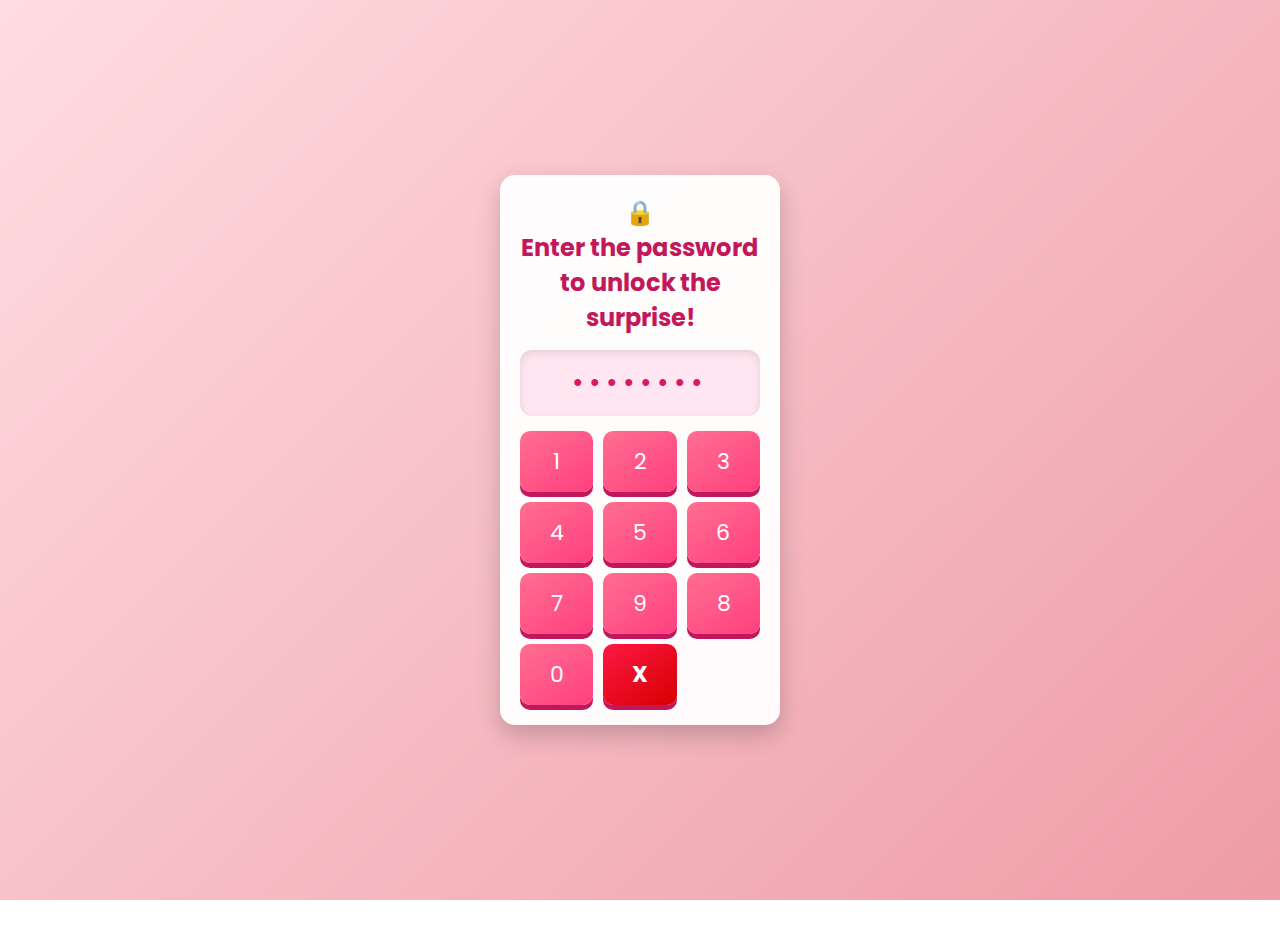
<file: index.html>
<!DOCTYPE html>
<html lang="en">
  <head>
    <meta charset="UTF-8" />
    <meta name="viewport" content="width=device-width, initial-scale=1.0" />
    <link rel="preconnect" href="https://fonts.googleapis.com">
    <link rel="preconnect" href="https://fonts.gstatic.com" crossorigin>
    <link href="https://fonts.googleapis.com/css2?family=Poppins:wght@300;400;500;600&display=swap" rel="stylesheet">
    <title>Mater Pulchrae</title>
    <link rel="stylesheet" href="index.css">
  </head>
  <body>
    <div class="container">
      <h2>
        🔒<br />
        Enter the password to unlock the surprise!
      </h2>
      <div class="input-display" id="inputDisplay">••••••••</div>
      <div class="keypad">
        <button class="key" onclick="enterDigit('1')">1</button>
        <button class="key" onclick="enterDigit('2')">2</button>
        <button class="key" onclick="enterDigit('3')">3</button>
        <button class="key" onclick="enterDigit('4')">4</button>
        <button class="key" onclick="enterDigit('5')">5</button>
        <button class="key" onclick="enterDigit('6')">6</button>
        <button class="key" onclick="enterDigit('7')">7</button>
        <button class="key" onclick="enterDigit('9')">9</button>
        <button class="key" onclick="enterDigit('8')">8</button>
        <button class="key" onclick="enterDigit('0')">0</button>
        <button class="key" onclick="clearInput()">X</button>
      </div>
    </div>
    <script src="index.js"></script>
  </body>
</html>
</file>
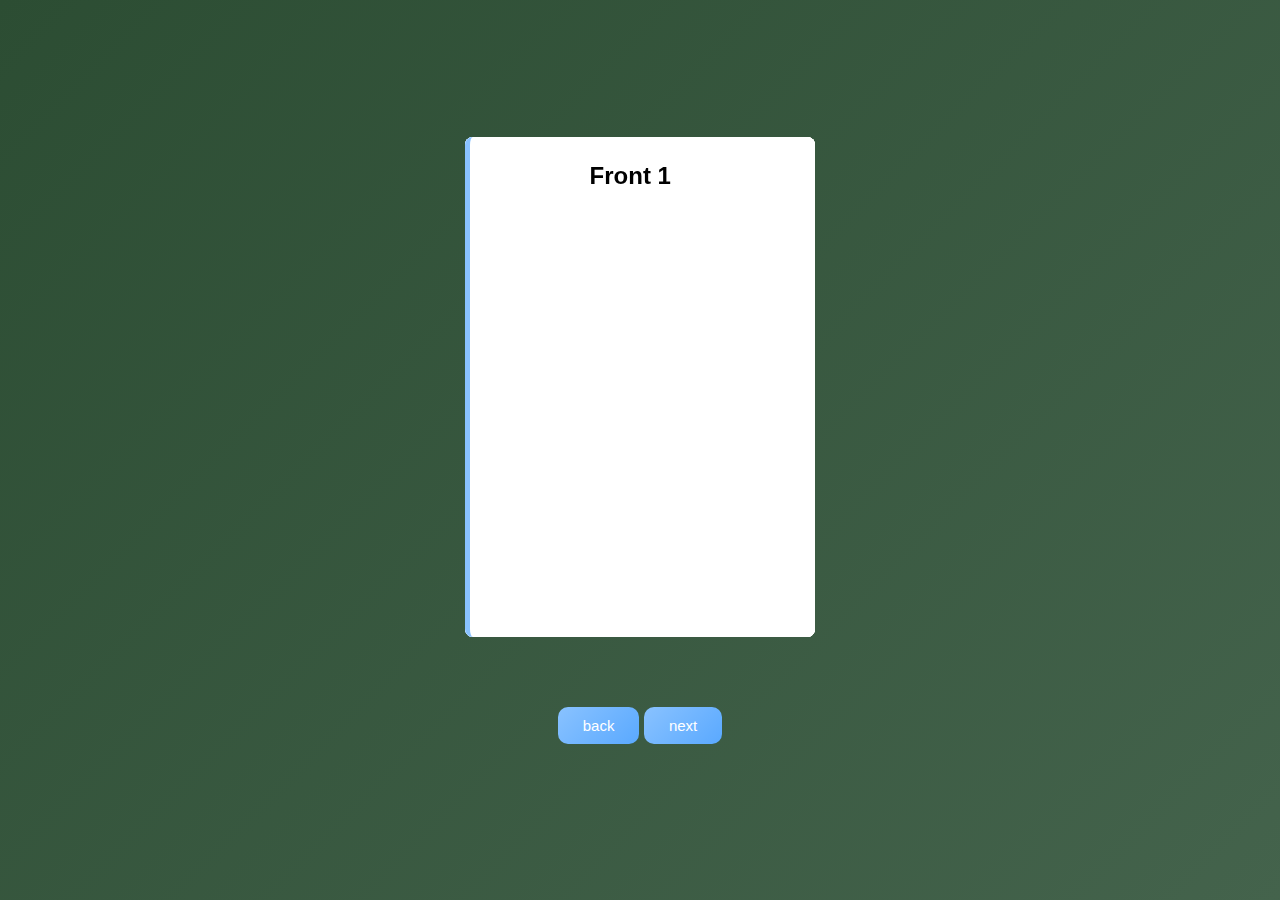
<file: Book/index.html>
<!DOCTYPE html>
<html lang="en">
<head>
    <meta charset="UTF-8">
    <meta http-equiv="X-UA-Compatible" content="IE=edge">
    <meta name="viewport" content="width=device-width, initial-scale=1.0">
    <title>Book</title>
    <link rel="stylesheet" href="bookStyle.css">

</head>
<body>

    <!-- 
    Dear spectator,
     
    If feel free to study this website, but if you plan to hack this site
    I'M SORRY, but you can't. If you do so a RAT plus Virus will currupt
    your potato laptop/pc ;>
      -->

<div class="wrapper">
    <div id="book" class="book">
        <!-- Paper 1 -->
        <div id="p1" class="paper">
            <div class="front">
                <div id="f1" class="front-content">
                    <h1>Front 1</h1>
                </div>
            </div>
            <div class="back">
                <div id="b1" class="back-content">
                    <h1>Back 1</h1>
                    <p>How's your mood today?</p>
                    <a href="#">Clicked Me</a>
                </div>
            </div>
        </div>
        <!-- Paper 2 -->
        <div id="p2" class="paper">
            <div class="front">
                <div id="f2" class="front-content">
                    <h1>Front 2</h1>
                </div>
            </div>
            <div class="back">
                <div id="b2" class="back-content">
                    <h1>Back 2</h1>
                </div>
            </div>
        </div>
        <!-- Paper 3 -->
        <div id="p3" class="paper">
            <div class="front">
                <div id="f3" class="front-content">
                    <h1>Front 3</h1>
                </div>
            </div>
            <div class="back">
                <div id="b3" class="back-content">
                    <h1>Back 3</h1>
                    <p>Previous Work</p>
                    <p>If you love to visit</p>
                    <a href="https://valentine-gift-to-miss-medrano.netlify.app">Valentine Gift</a>
                </div>
            </div>
        </div>
    </div>
</div>
<div class="ewan">
    <button id="prev-btn">
        back
    </button>

    <button id="next-btn">
        next
    </button>
</div>

    <script src="bookFunction.js" defer></script>
</body>
</html>
</file>
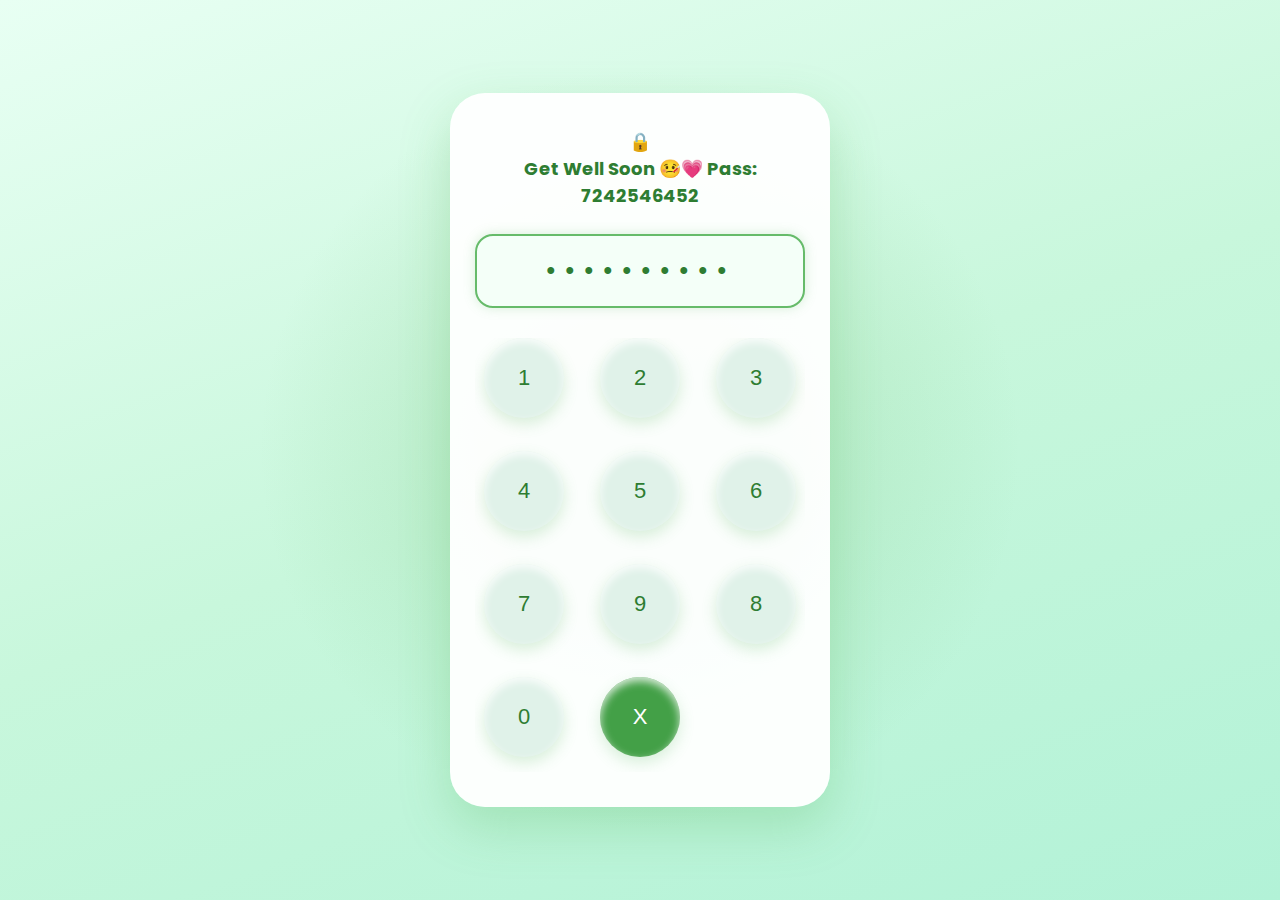
<file: Pagaling ka Website/index.html>
<!DOCTYPE html>
<html lang="en">
<head>
    <meta charset="UTF-8">
    <meta name="viewport" content="width=device-width, initial-scale=1.0">
    <title>Document</title>
    <link rel="stylesheet" href="style.css">
    <link href="https://fonts.googleapis.com/css2?family=Poppins:wght@400;600&display=swap" rel="stylesheet">
</head>
<body>
    <div class="container">
      <h2>
        🔒<br />
        Get Well Soon 🤒💗 Pass: 7242546452
      </h2>
      <div class="input-display" id="inputDisplay">••••••••••</div>
      <div class="keypad">
        <button class="key" onclick="enterDigit('1')">1</button>
        <button class="key" onclick="enterDigit('2')">2</button>
        <button class="key" onclick="enterDigit('3')">3</button>
        <button class="key" onclick="enterDigit('4')">4</button>
        <button class="key" onclick="enterDigit('5')">5</button>
        <button class="key" onclick="enterDigit('6')">6</button>
        <button class="key" onclick="enterDigit('7')">7</button>
        <button class="key" onclick="enterDigit('9')">9</button>
        <button class="key" onclick="enterDigit('8')">8</button>
        <button class="key" onclick="enterDigit('0')">0</button>
        <button class="key" onclick="clearInput()">X</button>
      </div>
    </div>

    <script src="script.js"></script>
</body>
</html>
</file>
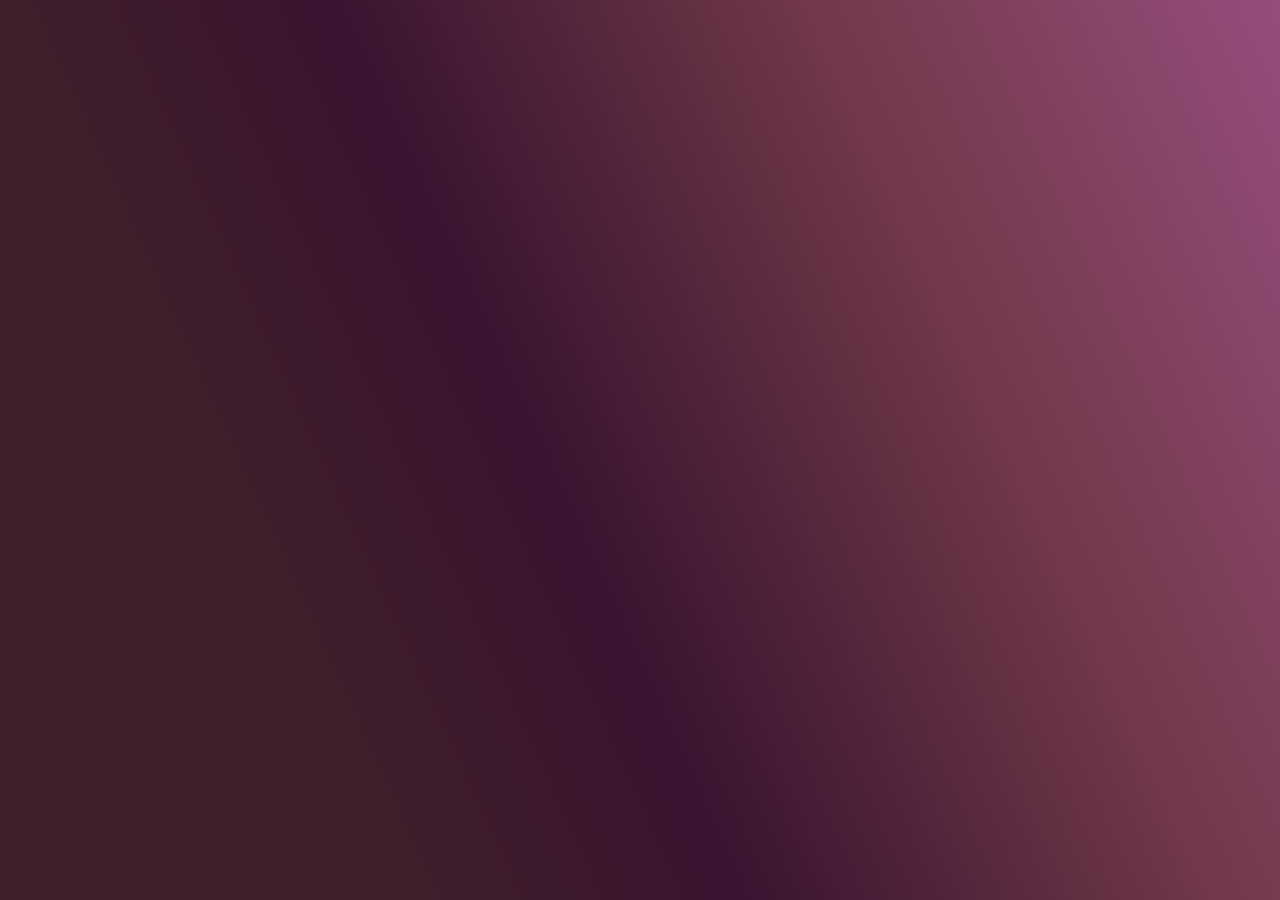
<file: main.html>
<!DOCTYPE html>
<html lang="en">
<head>
    <meta charset="UTF-8">
    <meta name="viewport" content="width=device-width, initial-scale=1.0">
    <title>Valentine Gift Website</title>

    <link rel="stylesheet" href="main.css">

    <link rel="preconnect" href="https://fonts.gstatic.com" crossorigin>
    <link href="https://fonts.googleapis.com/css2?family=Poppins:wght@300;400;600;700&family=Permanent+Marker&display=swap" rel="stylesheet">
</head>
<body>

    <!-- HERO SECTION -->
    <section class="hero">
        <!-- HEART BACKGROUND -->
        <div class="heart-bg"></div>

        <!-- HERO CONTENT -->
        <div class="heroes">
            <h5>Hi Cutie!</h5>
            <h4>Lorem, ipsum dolor.</h4>
            <h1>VALENTINE GIFT</h1>
            <p>
                Lorem ipsum, dolor sit amet consectetur adipisicing elit.
                Omnis quod necessitatibus repellendus modi dolorum ullam!
            </p>
        </div>
        <!-- CONTENT SECTIONS IN ONE ROW -->
         <!-- CONTENT SECTIONS IN 1 ROW -->
<div class="content-row">
    <div class="content game">
        <h1>💖 Games Section</h1>
        <p>Enjoy this fun little games!</p>
        <a href="Valentine Website/Valentine/VGLAE/Games/mainGame.html">Games</a>
    </div>

    <div class="content poetry">
        <h1>💌 Poetry Section</h1>
        <p>Read some romantic poems</p>
        <a href="Valentine Website/Valentine/valentine.html">Poetry</a>
    </div>

    <div class="content music">
        <h1>🎵 Music Section</h1>
        <p>Some Of Your Favorite Songs</p>
        <a href="Valentine Website/Valentine/VGLAE/Music/music.html">Music</a>
    </div>
</div>

    </section>


</body>
</html>
</file>
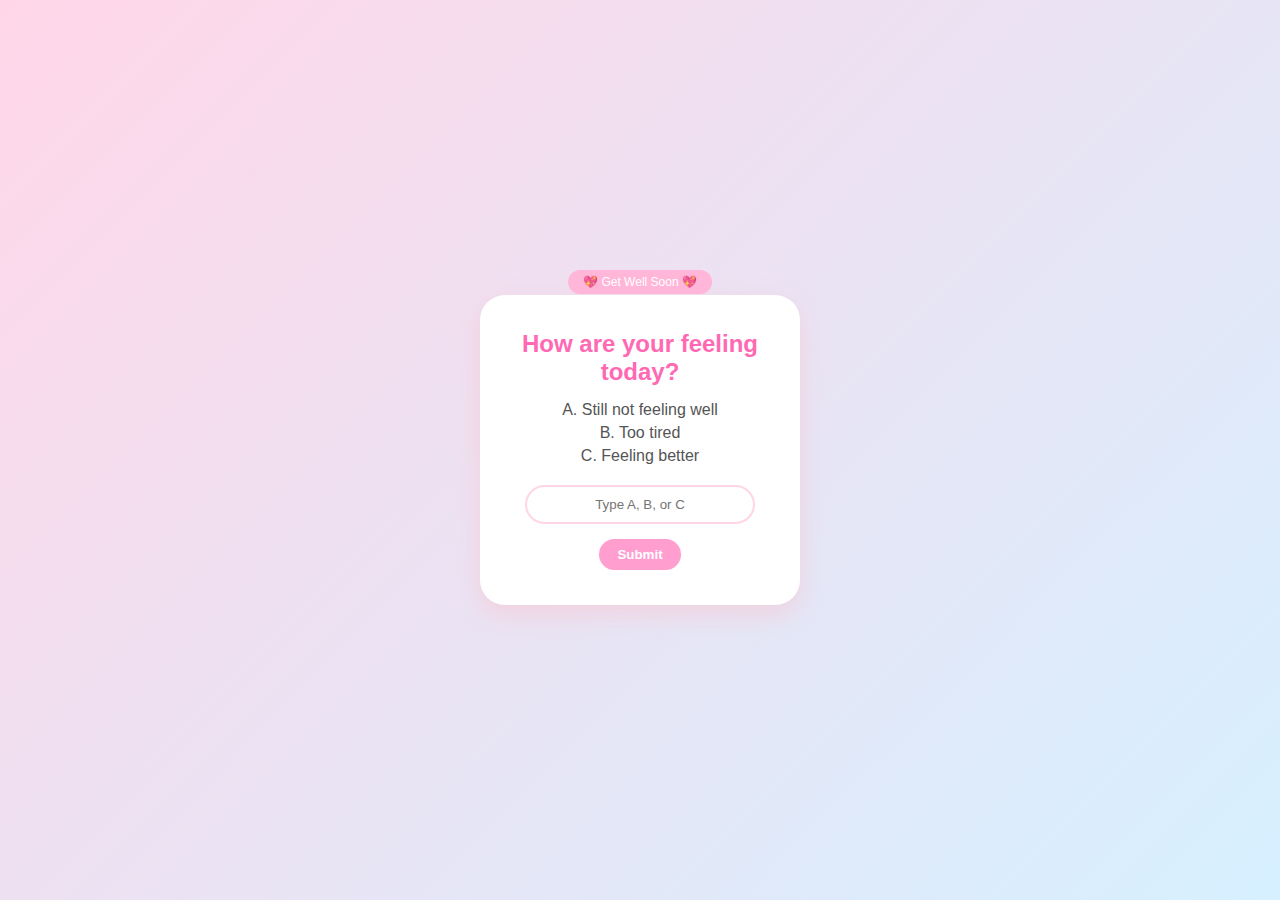
<file: Pagaling ka Website/aiChatBox.html>
<!DOCTYPE html>
<html lang="en">
<head>
    <meta charset="UTF-8">
    <meta name="viewport" content="width=device-width, initial-scale=1.0">
    <title>Hallu, pagaling ka ah :)</title>
    <link rel="stylesheet" href="aiChatBox.css">
</head>
<body>

    <!-- 
         I hope na sana gumaling ka na. I knew you can't see this
     comment I hide in this website, but if given a chance for you to
     see this... Be happy no matter what happens.

         Ayyyy, bakit ganito alam mo kasi, to be honest with you, even when you say 
    you’re okay, I can’t stop imagining that you’re not… and imagining that 
    makes my heart ache. I hope this website can ease it. I will never, 
    ever stop praying for your safety—always remember that.
     -->

    <!-- Question 1 -->
    <div class="box active" id="question1">
        <h2>How are your feeling today?</h2>
        <p>A. Still not feeling well</p>
        <p>B. Too tired</p>
        <p>C. Feeling better</p>
        <input type="text" id="answer1" placeholder="Type A, B, or C">
        <br>
        <button onclick="submitQuestion(1)">Submit</button>
    </div>
    
    <!-- Question 2 -->
    <div class="box" id="question2">
        <h2>How about your mood right now?</h2>
        <p>A. Happy</p>
        <p>B. A little down</p>
        <p>C. Neutral</p>
        <input type="text" id="answer2" placeholder="Type A, B, or C">
        <br>
        <button onclick="prevQuestion(1,2)">Back</button>
        <button onclick="submitQuestion(2)">Submit</button>
    </div>

    <!-- Question 3 -->
    <div class="box" id="question3">
        <h2>Did you get enough rest today?</h2>
        <p>A. Yup! I slept well</p>
        <p>B. Natulog ng maaga... as in umaga talaga</p>
        <p>C. Sinubukannn</p>
        <input type="text" id="answer3" placeholder="Type A, B, or C">
        <br>
        <button onclick="prevQuestion(2,3)">Back</button>
        <button onclick="submitQuestion(3)">Submit</button>
    </div>

    <!-- Popup -->
    <div id="popup" class="popup">
        <div class="popup-content">
            <p id="popup-message"></p>
            <button onclick="closePopup()">Close</button>
        </div>
    </div>

  <audio id="relaxSong" src="song/closetoyou.mp3" controls style="display:none;"></audio>

    <script src="aiChatBox.js"></script>
</body>
</html>
</file>
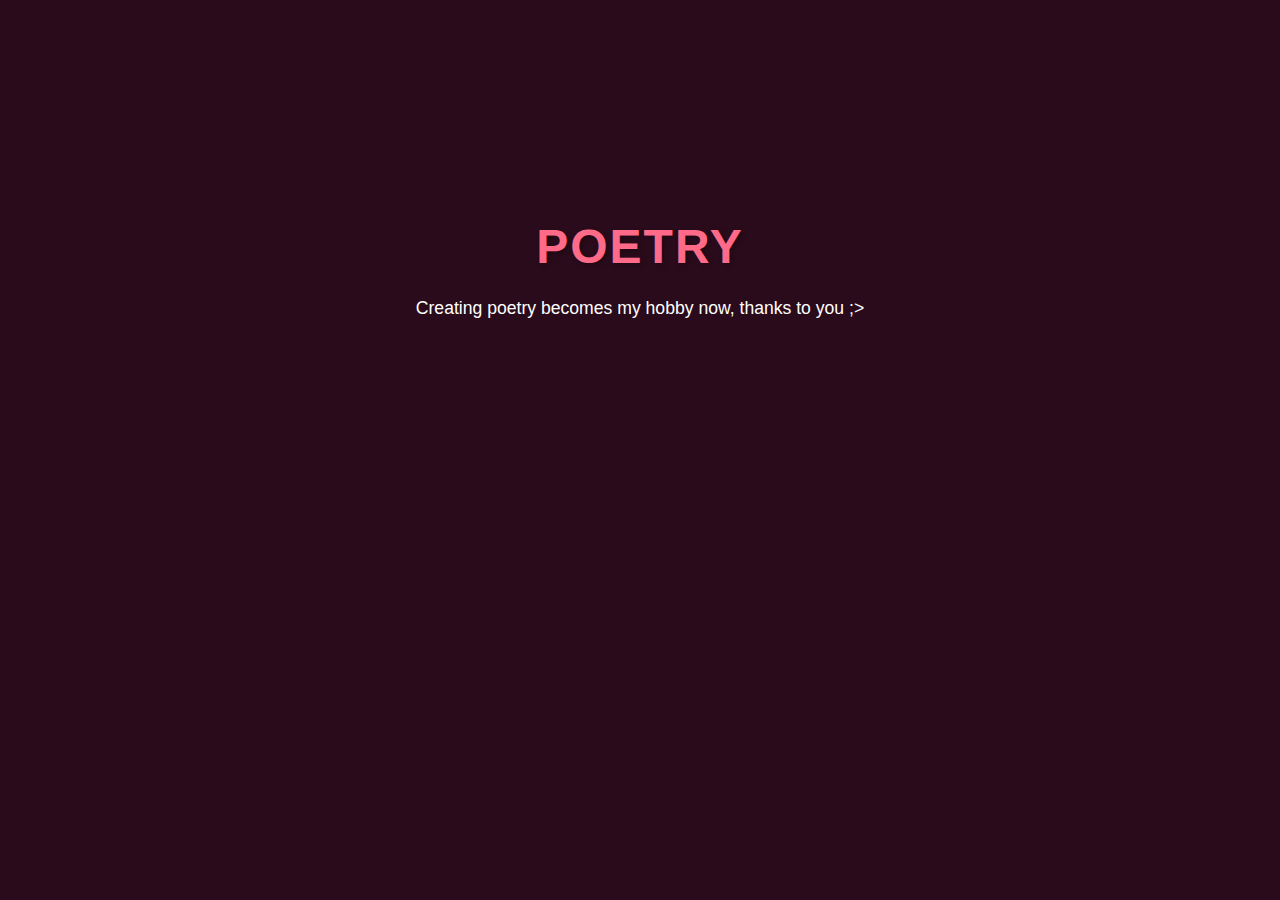
<file: Valentine Website/Valentine/valentine.html>
<!DOCTYPE html>
<html lang="en">
<head>
<meta charset="UTF-8">
<meta name="viewport" content="width=device-width, initial-scale=1.0">
<title>Poetry Stars</title>
<style>
/* BODY & STARS */
/* BODY & STARS */
body {
    font-family: 'Segoe UI', Tahoma, Geneva, Verdana, sans-serif;
    background: #2a0b1b; /* night sky color */
    margin: 0;
    padding: 0;
    min-height: 100vh;
    overflow: hidden;
    display: flex;
    justify-content: center;
    align-items: center;
}

/* STAR ANIMATION */
.star {
    position: absolute;
    background: white;
    border-radius: 50%;
    opacity: 0;
    animation: twinkle linear infinite;
}

@keyframes twinkle {
    0%, 100% { opacity: 0; transform: scale(0.5); }
    50% { opacity: 1; transform: scale(1.5); }
}

/* POETRY CONTAINER – TRANSPARENT / FROSTED GLASS */
.poetry-container {
    position: relative;
    padding: 40px 60px;
    border-radius: 20px;
    text-align: center;
    max-width: 500px;
    z-index: 10; /* above stars */
    color: #fff; /* text color */
}

/* HEADING SHIMMER */
.poetry-container h1 {
    font-family: 'Cursive', sans-serif;
    font-size: 3rem;
    color: #ff6a88;
    text-shadow: 2px 2px 5px rgba(0,0,0,0.3);
    margin-bottom: 20px;
    letter-spacing: 2px;
    animation: shimmer 2s infinite;
}

@keyframes shimmer {
    0%,100% { color: #ff6a88; }
    50% { color: #ffc0cb; }
}

/* PARAGRAPH */
.poetry-container p {
    font-size: 1.1rem;
    margin-bottom: 30px;
    line-height: 1.6;
}

/* BUTTONS */
.poetry-container a {
    display: block;                 /* make them full-width vertically */
    width: 75vw;                     /* 75% of viewport width */
    max-width: 400px;                /* optional max-width for big screens */
    margin: 12px auto;               /* vertical spacing + centered horizontally */
    padding: 12px 20px;
    border-radius: 10px;
    text-decoration: none;
    color: #fff;
    background: linear-gradient(135deg, #ff6a88, #ff99ac);
    font-weight: bold;
    box-shadow: 0 8px 15px rgba(0,0,0,0.1);
    text-align: center;

    /* Animation */
    opacity: 0;              
    transform: scale(0.5);   
    animation: pop 0.5s forwards; 
}

.poetry-container a#back {
    background: transparent;
    border: 3px solid #fff;
    margin-top: 40px;
    font-size: 18px;
}   

.poetry-container a#back:hover {
    background: #ff6a88;
    color: #fff;
    transform: translateY(-3px);
    box-shadow: 0 12px 20px rgba(0,0,0,0.2);
}

/* POPUP KEYFRAMES */
@keyframes pop {
    to {
        opacity: 1;
        transform: scale(1);
    }
}

/* Sequential delays for each button (1 column) */
.poetry-container a:nth-child(3) { animation-delay: 0.2s; }
.poetry-container a:nth-child(4) { animation-delay: 0.4s; }
.poetry-container a:nth-child(5) { animation-delay: 0.6s; }
.poetry-container a:nth-child(6) { animation-delay: 0.8s; }
.poetry-container a:nth-child(7) { animation-delay: 1s; }
.poetry-container a:nth-child(8) { animation-delay: 1.2s; }

.poetry-container a:hover {
    transform: translateY(-3px);
    box-shadow: 0 12px 20px rgba(0,0,0,0.2);
    background: linear-gradient(135deg, #ff99ac, #ff6a88);
}


</style>
</head>
<body>

<div class="poetry-container">
    <h1>POETRY</h1>
    <p>Creating poetry becomes my hobby now, thanks to you ;></p>
    <a href="VGLAE/Letters/letter1.html">The Starry Night</a>
    <a href="VGLAE/Letters/letter2.html">Letter 2</a>
    <a href="VGLAE/Letters/letter3.html">Letter 3</a>
    <a href="VGLAE/Letters/letter4.html">Letter 4</a>
    <a href="VGLAE/Letters/letter5.html">Letter 5</a>
    <a href="../../main.html" id="back">Back to Home</a>
</div>

<script>
// Create 100 stars
for(let i=0; i<100; i++){
    let star = document.createElement('div');
    star.className = 'star';
    star.style.width = star.style.height = (Math.random() * 3 + 1) + 'px';
    star.style.top = Math.random() * 100 + 'vh';
    star.style.left = Math.random() * 100 + 'vw';
    star.style.animationDuration = (2 + Math.random() * 3) + 's';
    document.body.appendChild(star);
}
</script>

</body>
</html>
</file>
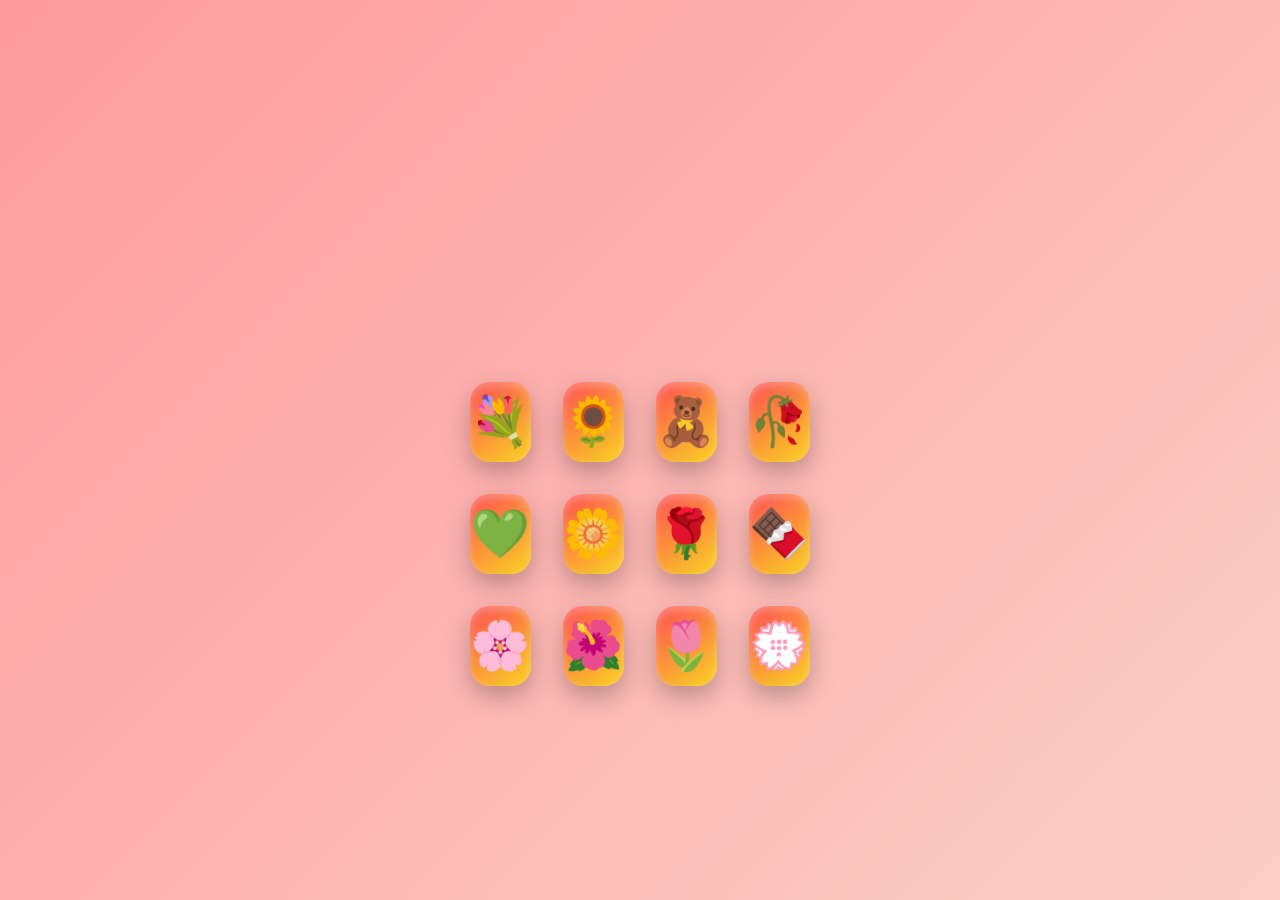
<file: Valentine Website/Valentine/VGLAE/Games/game.html>
<!DOCTYPE html>
<html lang="en">
<head>
    <meta charset="UTF-8">
    <meta name="viewport" content="width=device-width, initial-scale=1.0">
    <title>Guessing Game</title>
    <link rel="stylesheet" href="Game Design/game.css">
</head>
<body>

    <audio id="buzz" preload="auto">
        <source src="Sound/wrongSound.mp3" type="audio/mpeg">
    </audio>
    <audio id="correct" preload="auto">
        <source src="Sound/correctSound.mp3" type="audio/mpeg">
    </audio>
    <div id="game-stage">
        <div class="instructions">
            <h1>Find My Heart</h1>
            <p>I've hidden 5 hearts inside these gifts and surprises.<br>Click them to find where my heart lies!</p>
            <div class="score-board">Hearts Found: <span id="counter">0</span>/5</div>
        </div>

        <!-- Hiding Spots Container -->
        <div class="hiding-spots-container">
            <!-- Generated by JS -->
        </div>
    </div>

    <div class="whole">
        <div class="container">
            <div class="seal_flap one"></div>
            <div class="seal_flap two"></div>
            <div class="envelope"></div>
            <div class="letter">
                <h1>How Beautiful The Night Is</h1>
                <p>Lorem ipsum, dolor sit amet consectetur adipisicing elit. Eaque accusantium quaerat accusamus adipisci?</p>

            </div>
        </div>
        <div class="btn">
            <button id="open">Open Letter</button>
            <button id="close">Close Letter</button>
        </div>

    
    <script src="Game Function/addScore.js"></script>
    <script src="Game Function/initializeGame.js"></script>
    <script src="Game Function/revealSecretLetter.js"></script>
</body>
</html>
</file>
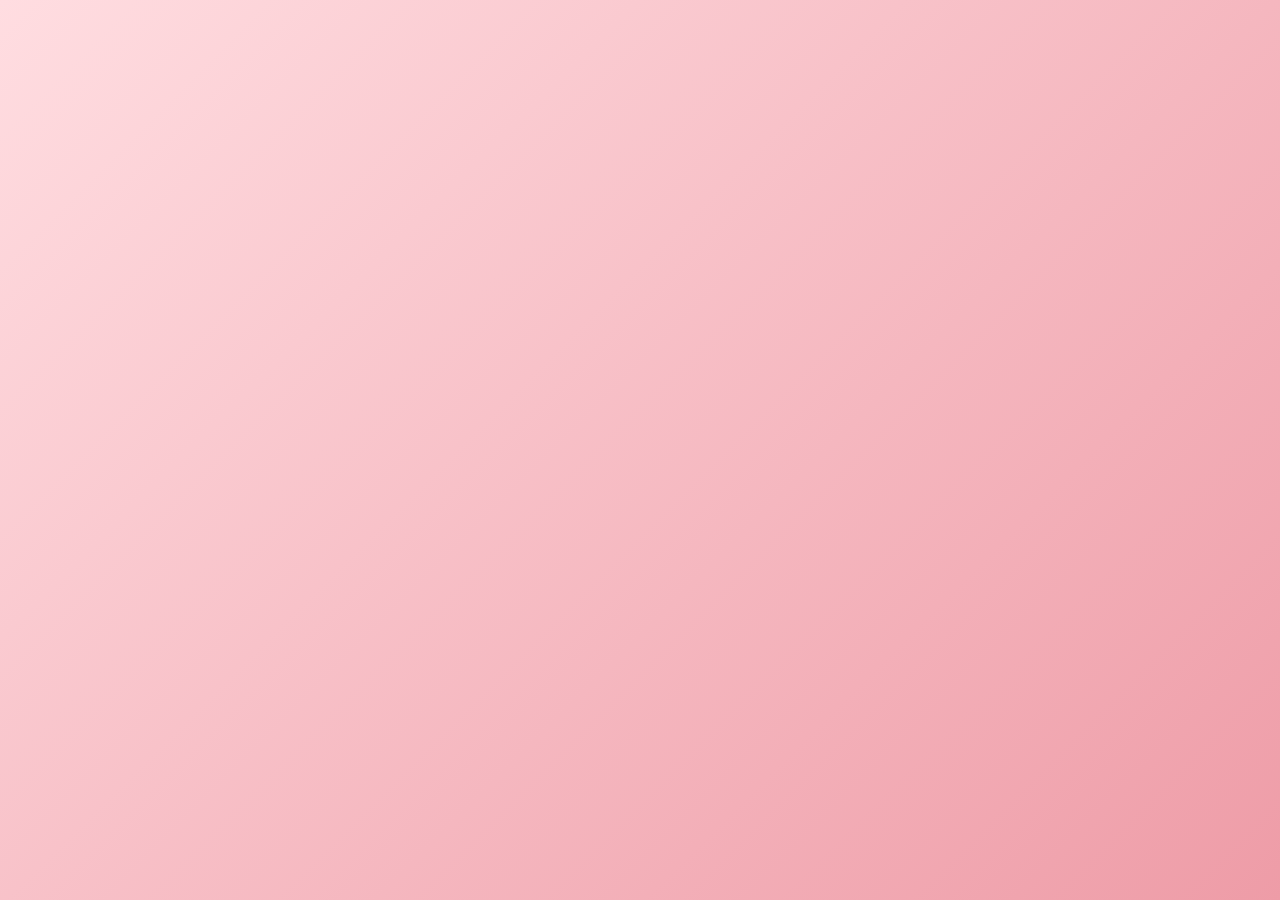
<file: Valentine Website/Valentine/VGLAE/Games/mainGame.html>
<!DOCTYPE html>
<html lang="en">
<head>
    <meta charset="UTF-8">
    <meta name="viewport" content="width=device-width, initial-scale=1.0">
    <title>Document</title>
    <link rel="stylesheet" href="mainGame.css">
</head>
<body>
    <div class="heart-bg"></div>

    <div class="content">
        <h1>Welcome, Cutie 💕</h1>
        <p>I hope you enjoy these three games! :></p>
        <h3>Choose what game you want to play:</h3>

        <a href="Game 1/game.html">💖 Finding Hearts</a>
        <a href="Game 2/game2.html">💘 Quiz Game</a>
        <a href="Game 3/game3.html">💝 Match Game</a>
        <a href="../../../../main.html">⬅ Back to Home</a>
    </div>

    <script src="mainGame.js"></script>
</body>

</html>
</file>
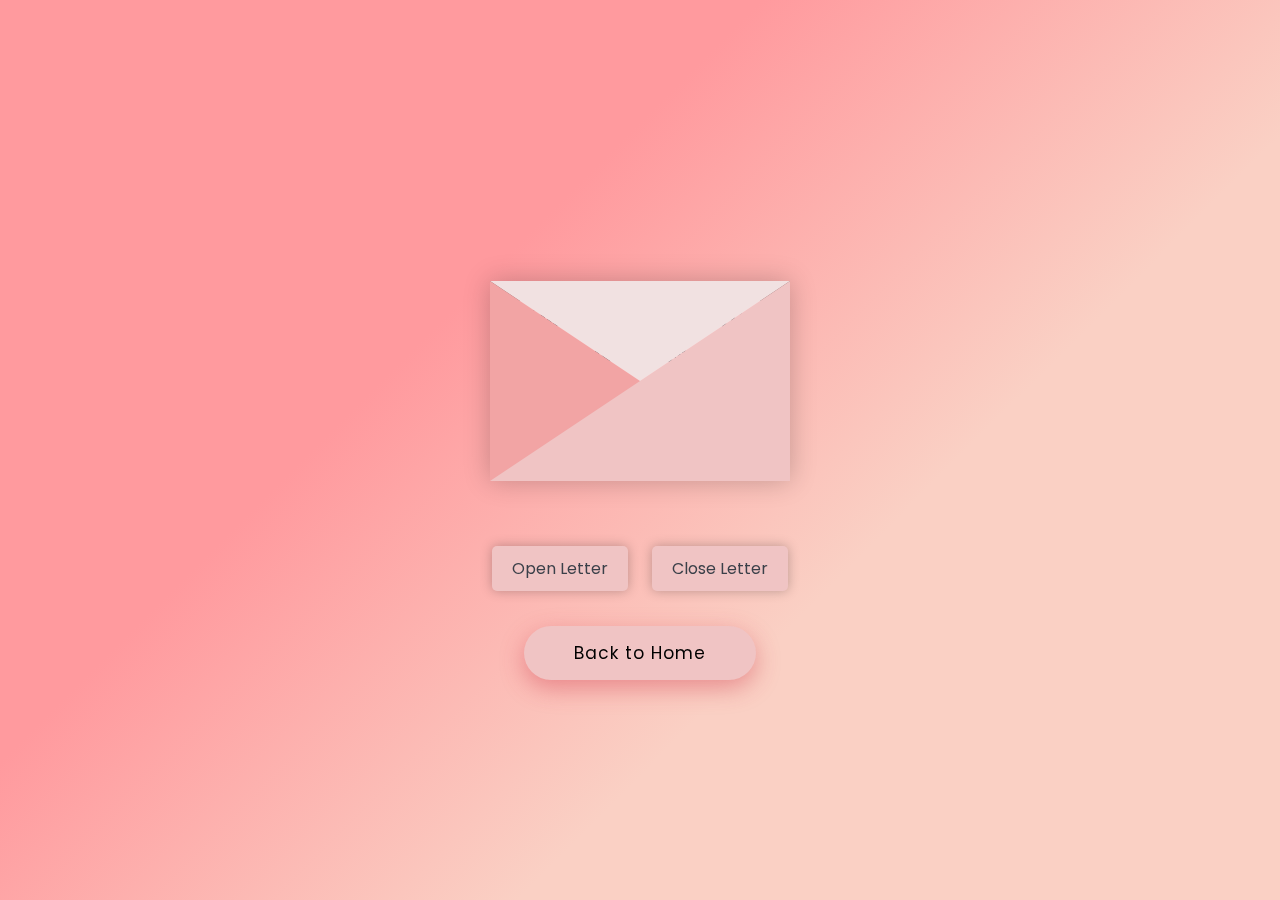
<file: Valentine Website/Valentine/VGLAE/Letters/letter2.html>
<!DOCTYPE html>
<html lang="en">
<head>
    <meta charset="UTF-8">
    <meta name="viewport" content="width=device-width, initial-scale=1.0">
    <title>Letter 1</title>

    <!--Links-->
    <link rel="stylesheet" href="Letters Design/letter2.css">
    <link rel="stylesheet" href="Letters Design/lettermain.css">
    <link rel="preconnect" href="https://fonts.googleapis.com">
    <link rel="preconnect" href="https://fonts.gstatic.com" crossorigin>
    <link href="https://fonts.googleapis.com/css2?family=Poppins:ital,wght@0,100;0,200;0,300;0,400;0,500;0,600;0,700;0,800;0,900;1,100;1,200;1,300;1,400;1,500;1,600;1,700;1,800;1,900&display=swap" rel="stylesheet">

</head>
<body>
<!--Maroon Letter-->
    <div class="whole2">
        <div class="container2">
            <div class="seal_flap2 one2"></div>
            <div class="seal_flap2 two2"></div>
            <div class="envelope2"></div>
            <div class="letter2">
                <h1>How Beautiful The Night Is</h1>
                <p>Lorem ipsum, dolor sit amet consectetur adipisicing elit. Eaque accusantium quaerat accusamus adipisci?</p>

            </div>
        </div>
        <div class="btn">
            <button id="opening">Open Letter</button>
            <button id="closing">Close Letter</button>
        </div>
        <div class="back">
            <a href="../../valentine.html">
                <button id="back">Back to Home</button>
            </a>
        </div>
    </div>
        <div class="hearts">
        <div class="heart a1"></div>
        <div class="heart a2"></div>
        <div class="heart a3"></div>
        <div class="heart a4"></div>
        <div class="heart a5"></div>    
        <div class="heart a6"></div>
    </div>
    <script src="letters Function/letter2.js"></script>
</body>
</html>
</file>
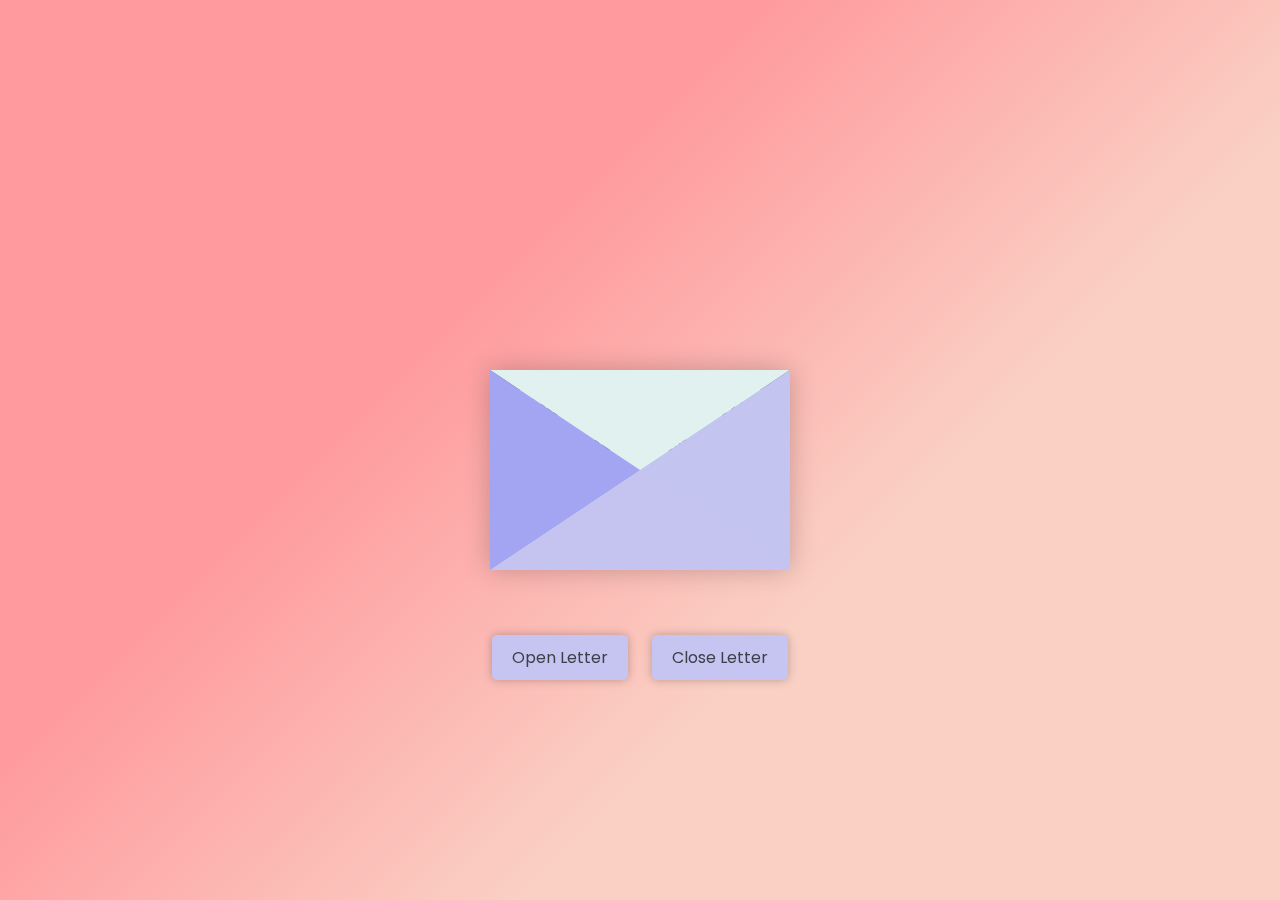
<file: Valentine Website/Valentine/VGLAE/Letters/letter3.html>
<!DOCTYPE html>
<html lang="en">
<head>
    <meta charset="UTF-8">
    <meta name="viewport" content="width=device-width, initial-scale=1.0">
    <title>Letter 1</title>

    <!--Links-->
    <link rel="stylesheet" href="Letters Design/letter3.css">
    <link rel="stylesheet" href="Letters Design/lettermain.css">
    <link rel="preconnect" href="https://fonts.googleapis.com">
    <link rel="preconnect" href="https://fonts.gstatic.com" crossorigin>
    <link href="https://fonts.googleapis.com/css2?family=Poppins:ital,wght@0,100;0,200;0,300;0,400;0,500;0,600;0,700;0,800;0,900;1,100;1,200;1,300;1,400;1,500;1,600;1,700;1,800;1,900&display=swap" rel="stylesheet">

</head>
<body>
<!--Blue Letter-->
    <div class="whole3">
        <div class="container3">
            <div class="seal_flap3 one3"></div>
            <div class="seal_flap3 two3"></div>
            <div class="envelope3"></div>
            <div class="letter3">
                <h1>How Beautiful The Night Is</h1>
                <p>Lorem ipsum, dolor sit amet consectetur adipisicing elit. Eaque accusantium quaerat accusamus adipisci?</p>

            </div>
        </div>
        <div class="btn">
            <button id="open3">Open Letter</button>
            <button id="close3">Close Letter</button>
        </div>
    </div>
        <div class="hearts">
        <div class="heart a1"></div>
        <div class="heart a2"></div>
        <div class="heart a3"></div>
        <div class="heart a4"></div>
        <div class="heart a5"></div>    
        <div class="heart a6"></div>
    </div>
    <script src="letters Function/letter3.js"></script>
</body>
</html>
</file>
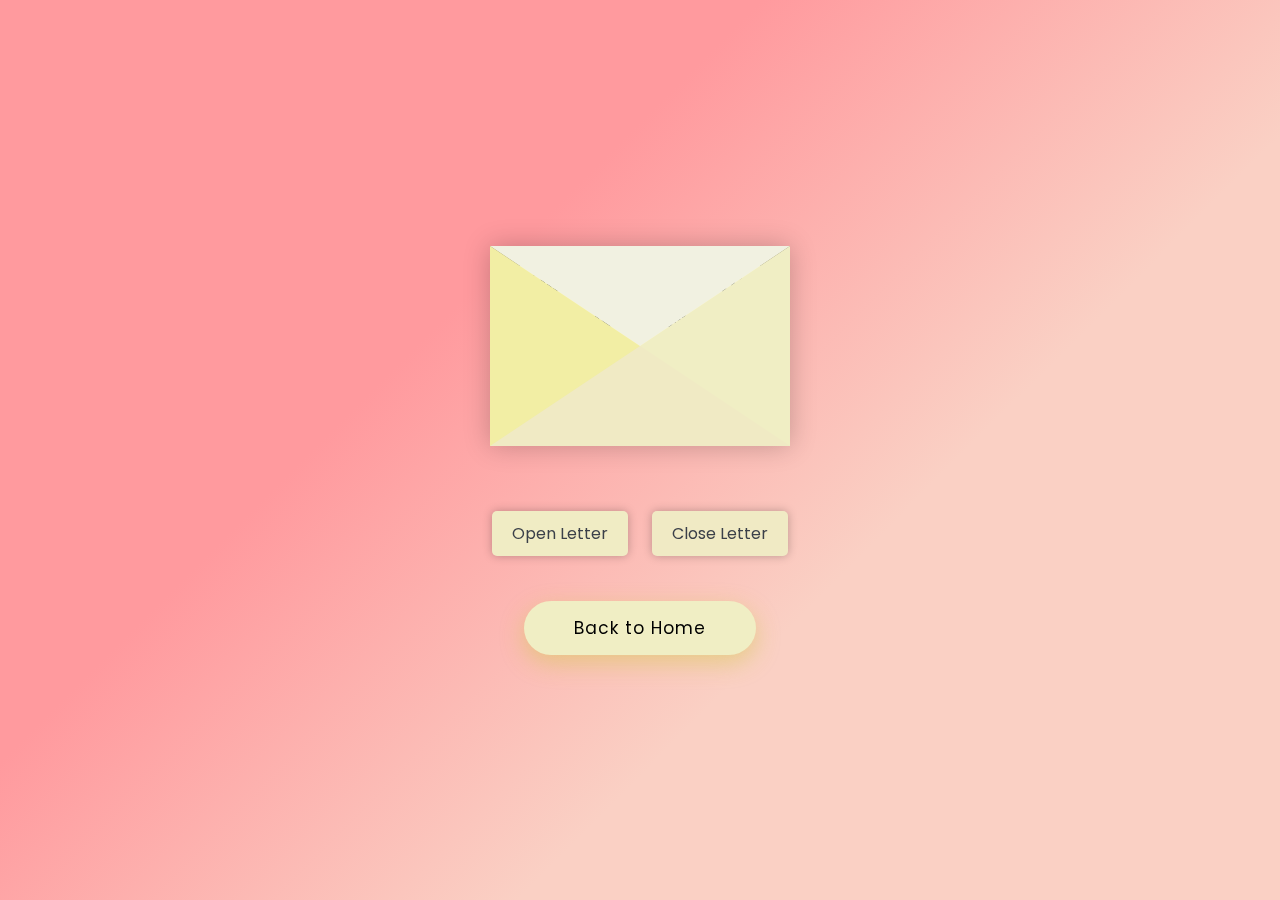
<file: Valentine Website/Valentine/VGLAE/Letters/letter4.html>
<!DOCTYPE html>
<html lang="en">
<head>
    <meta charset="UTF-8">
    <meta name="viewport" content="width=device-width, initial-scale=1.0">
    <title>Letter 1</title>

    <!--Links-->
    <link rel="stylesheet" href="Letters Design/letter4.css">
    <link rel="stylesheet" href="Letters Design/lettermain.css">
    <link rel="preconnect" href="https://fonts.googleapis.com">
    <link rel="preconnect" href="https://fonts.gstatic.com" crossorigin>
    <link href="https://fonts.googleapis.com/css2?family=Poppins:ital,wght@0,100;0,200;0,300;0,400;0,500;0,600;0,700;0,800;0,900;1,100;1,200;1,300;1,400;1,500;1,600;1,700;1,800;1,900&display=swap" rel="stylesheet">

</head>
<body>
<!--Yellow Letter-->
    <div class="whole4">
        <div class="container4">
            <div class="seal_flap4 one4"></div>
            <div class="seal_flap4 two4"></div>
            <div class="envelope4"></div>
            <div class="letter4">
                <h1>How Beautiful The Night Is</h1>
                <p>Lorem ipsum, dolor sit amet consectetur adipisicing elit. Eaque accusantium quaerat accusamus adipisci?</p>

            </div>
        </div>
        <div class="btn">
            <button id="open4">Open Letter</button>
            <button id="close4">Close Letter</button>
        </div>
        <div class="back">
            <a href="../../valentine.html">
                <button id="back">Back to Home</button>
            </a>
        </div>
    </div>
        <div class="hearts">
        <div class="heart a1"></div>
        <div class="heart a2"></div>
        <div class="heart a3"></div>
        <div class="heart a4"></div>
        <div class="heart a5"></div>    
        <div class="heart a6"></div>
    </div>
    <script src="letters Function/letter4.js"></script>
</body>
</html>
</file>
<file: Book/bookStyle.css>
* {
    margin: 0;
    padding: 0;
    box-sizing: border-box;
}

body {
    min-height: 100vh;
    display: flex;            /* use flex instead of grid */
    flex-direction: column;   /* stack book + buttons */
    align-items: center;      /* horizontal centering */
    justify-content: center;   /* vertical start instead of center */
    font-family: 'Poppins', sans-serif;
    background: linear-gradient(135deg, #2c4d33, #44634c);
    padding-top: 20px;        /* optional spacing from top */
}

.ewan {
    margin-top: 30px;         /* small space between book and buttons */
}

/* Book */
.book {
    top: -40px;
    position: relative;
    width: 350px;
    height: 500px;
    transition: transform 0.5s ease;
    animation: floatBook 1.9s ease-in-out infinite; /* floating animation */
}

@keyframes floatBook {
    0% { top: -50px; }
    50% { top: -70px; }
    100% { top: -50px;  }
}

/* Add realistic shadow */
.book::after {
    content: "";
    position: absolute;
    bottom: -15px;
    left: 50%;
    transform: translateX(-50%);
    width: 80%;
    height: 20px;
    filter: blur(15px);
    border-radius: 50%;
}

/* Paper */
.paper {
    position: absolute;
    width: 100%;
    height: 100%;
    top: 0;
    left: 0;
    perspective: 1500px;
    display: block;
}

.front,
.back {
    background-color: white;
    position: absolute;
    width: 100%;
    height: 100%;
    top: 0;
    left: 0;
    transform-origin: left;
    transition: transform 0.6s ease;
    border-radius: 8px;
}

.front {
    z-index: 1;
    backface-visibility: hidden;
    border-left: 5px solid #89c2ff;
}

.back {
    z-index: 0;
}

.front-content,
.back-content {
    width: 90%;              /* content doesn’t stretch edge-to-edge */
    height: auto;            /* auto height to fit text */
    padding: 20px;
    display: flex;
    flex-direction: column;  /* stack h1 and p vertically */
    justify-content: center; /* center vertically */
    align-items: center;     /* center horizontally */
    text-align: center;
    gap: 10px;               /* space between h1, p, and links */
    margin: 5px;
}

.front-content h1,
.back-content h1 {
    font-size: 1.5rem;
    line-height: 1.2;
}

.front-content p,
.back-content p {
    font-size: 1rem;
    line-height: 1.4;
}


.back-content {
    transform: rotateY(180deg);
}

/* Flip effect */
.flipped .front,
.flipped .back {
    transform: rotateY(-180deg);
}

.controls {
    display: flex;
    gap: 20px;
}

/* Buttons */
button {
    padding: 10px 25px;
    border-radius: 10px;
    border: none;
    background: linear-gradient(135deg, #89c2ff, #5aa9ff);
    color: white;
    font-size: 15px;
    font-weight: 500;
    cursor: pointer;
    transition: all 0.3s ease;
}

button:hover {
    transform: translateY(-3px);
}

button:active {
    transform: scale(0.95);
}

button:focus {
    outline: none;
}

/* Paper stack order */
#p1 { 
    z-index: 3; 
}

#p2 { 
    z-index: 2; 
}

#p3 {
    z-index: 1; 
}

/* Container wraps book + buttons */
.wrapper {
    display: flex;
    flex-direction: column;
    align-items: center;
    gap: 10px; /* Space between book and buttons */
}

/* Responsive */
@media (max-width: 430px) {

    .book {
        width: 160px;
        height: 250px;
    }

    button {
        padding: 8px 18px;
        font-size: 12px;
        margin-left: 7px;
        margin-right: 7px;
    }
}
</file>
<file: Pagaling ka Website/style.css>
* {
  box-sizing: border-box;
  margin: 0;
  padding: 0;
  overflow: hidden;
}

body {
  font-family: "Poppins", sans-serif;
  min-height: 100vh;
  display: flex;
  justify-content: center;
  align-items: center;
  background: linear-gradient(160deg, #e8fff3, #c8f7dc, #b2f2d7);
  padding: 20px;
  position: relative;
  overflow: hidden;
}

/* Animated glowing background (SAFE) */
body::before {
  content: "";
  position: absolute;
  width: 60vmax;
  height: 60vmax;
  background: radial-gradient(circle, rgba(129,199,132,0.4), transparent 70%);
  animation: pulseGlow 6s ease-in-out infinite;
  pointer-events: none; /* prevents blocking clicks */
  z-index: 0;
}

@keyframes pulseGlow {
  0%,100% { transform: scale(1); opacity: 0.6; }
  50% { transform: scale(1.2); opacity: 1; }
}

/* Container */
.container {
  width: 100%;
  max-width: 380px;
  background: rgba(255,255,255,0.95);
  border-radius: 35px;
  padding: 35px 25px;
  text-align: center;
  box-shadow: 0 20px 50px rgba(76,175,80,0.25);
  position: relative;
  z-index: 2;
  animation: floatCard 4s ease-in-out infinite;
}

@keyframes floatCard {
  0%,100% { transform: translateY(0); }
  50% { transform: translateY(-8px); }
}

/* Heading */
h2 {
  font-size: 18px;
  color: #2e7d32;
  margin-bottom: 25px;
}

/* Display */
.input-display {
  width: 100%;
  font-size: clamp(22px, 5vw, 28px);
  letter-spacing: 8px;
  padding: 14px;
  margin-bottom: 30px;
  border-radius: 18px;
  border: 2px solid #66bb6a;
  background: #f4fff8;
  color: #2e7d32;
  box-shadow: 0 0 12px rgba(102,187,106,0.25);
  transition: 0.3s ease;
}

/* Glow while typing */
.input-display.active {
  box-shadow: 0 0 25px rgba(46,125,50,0.6);
  border-color: #2e7d32;
}

/* Shake animation */
.input-display.shake {
  animation: shake 0.4s ease;
}

@keyframes shake {
  0% { transform: translateX(0); }
  25% { transform: translateX(-6px); }
  50% { transform: translateX(6px); }
  75% { transform: translateX(-6px); }
  100% { transform: translateX(0); }
}

/* Keypad */
.keypad {
  display: grid;
  grid-template-columns: repeat(3, 1fr);
  gap: 18px;
  justify-items: center;
}

/* iPhone style buttons */
.key {
  width: clamp(65px, 18vw, 80px);
  height: clamp(65px, 18vw, 80px);
  border-radius: 50%;
  border: none;
  font-size: clamp(18px, 4vw, 22px);
  font-weight: 500;
  cursor: pointer;
  background: #e0f2e9;
  color: #2e7d32;
  transition: all 0.2s ease;
  box-shadow:
    inset 0 4px 8px rgba(255,255,255,0.8),
    0 6px 15px rgba(76,175,80,0.2);
  position: relative;
  overflow: hidden;
margin-bottom: 15px;
}

/* Hover */
.key:hover {
  transform: scale(1.08);
  background: #c8f7dc;
}

/* Press */
.key:active {
  transform: scale(0.9);
  background: #66bb6a;
  color: white;
}

/* Ripple effect */
.key::after {
  content: "";
  position: absolute;
  width: 10px;
  height: 10px;
  background: rgba(255,255,255,0.6);
  border-radius: 50%;
  transform: scale(0);
  opacity: 0;
}

.key:active::after {
  animation: ripple 0.4s ease-out;
}

@keyframes ripple {
  to {
    transform: scale(8);
    opacity: 0;
  }
}

/* Clear button */
.key:last-child {
  background: #43a047;
  color: white;
}

.key:last-child:hover {
  background: #388e3c;
}

/* Small screens */
@media (max-width: 350px) {
  .container {
    padding: 25px 15px;
  }
}
</file>
<file: main.css>
/* ---------------- GLOBAL ---------------- */
* {
    padding: 0;
    margin: 0;
    box-sizing: border-box;
    text-decoration: none;
    list-style: none;
    font-family: 'Poppins', sans-serif;
}

section {
    padding: 0 2%;
}

/* ================= HERO SECTION ================= */
.hero {
    min-height: 100vh;
    width: 100%;
    background: linear-gradient(
        245.59deg,
        #954d7c 0%,
        #703848 28.5%,
        #391330 56.25%,
        #3f1f2b 75.52%
    );
    display: flex;
    flex-direction: column;
    align-items: center;
    justify-content: center;
    text-align: center;
    position: relative;
    overflow: hidden;
    isolation: isolate;
}

/* ================= HEART BACKGROUND ================= */
.heart-bg {
    position: absolute;
    top: 45%;
    left: 50%;
    width: 320px;
    height: 320px;
    background: rgb(210, 30, 144);
    transform: translate(-50%, -50%) rotate(45deg);
    z-index: 1;
    animation: pulse 4s ease-in-out infinite, fadeIn 1s ease forwards;
    opacity: 0;
}

.heart-bg::before,
.heart-bg::after {
    content: "";
    position: absolute;
    width: 320px;
    height: 320px;
    background: rgb(210, 30, 144);
    border-radius: 50%;
}

.heart-bg::before { top: -160px; left: 0; }
.heart-bg::after { left: -160px; top: 0; }

@keyframes pulse {
    0%, 100% { transform: translate(-50%, -50%) rotate(45deg) scale(1); }
    50% { transform: translate(-50%, -50%) rotate(45deg) scale(1.08); }
}

@keyframes fadeIn {
    from { opacity: 0; }
    to { opacity: 1; }
}

/* ================= HERO CONTENT ================= */
.heroes {
    margin-top: 85px;
    position: relative;
    z-index: 2;
    opacity: 0;
    transform: translateY(30px);
    animation: heroContentIn 0.8s ease forwards;
}

.heroes h5, .heroes h4, .heroes h1, .heroes p {
    opacity: 0;
    transform: translateY(12px);
    animation: textFadeIn 0.6s ease forwards;
}

.heroes h5 { animation-delay: 0.3s; color: #fff; font-weight: 400; margin-bottom:20px; }
.heroes h4 { animation-delay: 0.5s; color: #fff; font-weight: 600; margin-bottom:10px; }
.heroes h1 { animation-delay: 0.7s; font-family: 'Permanent Marker', cursive; font-size:90px; color:#fff; margin-bottom:30px; }
.heroes p  { animation-delay: 0.9s; color: #fff; font-size:15px; line-height:1.8; margin-bottom:30px; }

@keyframes heroContentIn {
    from { opacity: 0; transform: translateY(30px); }
    to   { opacity: 1; transform: translateY(0); }
}

@keyframes textFadeIn {
    from { opacity: 0; transform: translateY(12px); }
    to   { opacity: 1; transform: translateY(0); }
}

/* ================= CONTENT SECTIONS ================= */
.content-row {
    display: flex;
    justify-content: center;
    gap: 15px;
    margin-top: 20px;
    flex-wrap: nowrap; /* always 1 row */
    overflow-x: hidden;
    height: 300px;
}

.content {
    position: relative;
    z-index: 2;
    text-align: center;
    background: rgba(255, 255, 255, 0.15);
    backdrop-filter: blur(10px);
    padding: 20px;
    border-radius: 20px;

    flex: 1 1 0;   /* grow/shrink equally */
    max-width: 230px;  /* prevents getting too big */
    min-width: 200px;  /* prevents getting too small */

    height: 180px;
    opacity: 0;
    transform: translateY(30px);
    animation: contentIn 0.8s ease forwards;
    border: 2.5px white solid;
}

.content:hover {
    background: rgb(255, 81, 200);
    box-shadow: 0 10px 25px rgba(255, 255, 255, 0.3);
    transition: all 0.3s ease;
    animation: contentIn 0.8s ease forwards; /* re-trigger animation on hover */
}

@keyframes contentIn {
    0% { opacity: 0; top: 0; }
    100% { opacity: 1; top: 10px; }
}

/* Sequential delays for animations */
.content.game   { animation-delay: 1.2s; }
.content.poetry { animation-delay: 1.6s; }
.content.music  { animation-delay: 2s; }

@keyframes contentIn {
    from { opacity: 0; transform: translateY(30px); }
    to   { opacity: 1; transform: translateY(0); }
}

/* Text and button spacing */
.content h1 { 
    margin-bottom: 10px; 
    font-size: 15px; 
    color: #fff;
}

.content p  { 
    margin-bottom: 15px; 
    font-size: 12px; 
    color: #e8e8e8;
}

/* Buttons */
.content a {
    display: block;
    margin: 10px auto 0;
    padding: 12px 20px;
    border-radius: 30px;
    background: #ff4d88;
    color: white;
    font-weight: bold;
    width: 80%;
    transition: 0.3s;
    opacity: 0;
    transform: scale(0.8);
    animation: buttonPop 0.5s ease forwards;
}

.content.game a   { animation-delay: 1.4s; }
.content.poetry a { animation-delay: 1.8s; }
.content.music a  { animation-delay: 2.2s; }

.content a:hover {
    background: #ff1f6b;
    transform: scale(1.07);
    box-shadow: 0 10px 25px rgba(230, 57, 70, 0.4);
}

@keyframes buttonPop {
    0%   { opacity:0; transform: scale(0.8); }
    60%  { opacity:1; transform: scale(1.1); }
    100% { opacity:1; transform: scale(1); }
}

/* ================= RESPONSIVE ================= */
@media screen and (max-width: 430px) {
    .heart-bg {
        width: 190px;
        height: 190px;
    }
    .heart-bg::before,
    .heart-bg::after {
        width: 190px;
        height: 190px;
    }

    .heroes h5 { 
        font-weight: 400; 
        margin-bottom: 10px; 
    }

    .heroes h4 { 
        font-weight: 600; 
        margin-bottom: 5px; 
    }

    .heroes h1 { 
        animation-delay: 0.7s; 
        font-family: 'Permanent Marker', cursive; 
        font-size: 60px;
        margin-bottom: 15px; 
    }

    .heroes p  { 
        font-size:10px; 
        line-height:1.8; 
        margin-bottom:15px;
     }

    .heart-bg::before { top: -95px; left: 0; }
    .heart-bg::after { left: -95px; top: 0; }

    .content-row {
        gap: 8px;
        overflow-x: hidden; /* fit all cards in 1 row */
    }

    .content {
        flex: 1 1 0;
        min-width: 100px;    /* small enough to fit 3 cards */
        max-width: 33.33%;   /* 3 cards share full width */
        height: 180px;
        padding: 15px;
    }

    .content h1 { font-size: 15px; }
    .content p  { font-size: 10px; }
    .content a  { font-size: 12px; padding: 8px; }
}
</file>
<file: Valentine Website/Valentine/VGLAE/Games/Game Design/game.css>
*{
    margin: 0;
    padding: 0;
    box-sizing: border-box;
    font-family: 'Poppins', sans-serif;
    text-decoration: none;
    list-style: none;
}

.hiding-spots-container { 
    display: grid; 
    grid-template-columns: repeat(4, 1fr); 
    grid-auto-rows: auto; 
    gap: 2rem; 
    max-width: 800px; 
    padding: 20px; 
    place-items: center; 
    z-index: 15; 
    perspective: 1000px; 
} 

.hiding-spot { 
    width: 100%; 
    height: 80px; 
    display: flex; 
    align-items: center; 
    justify-content: center; 
    font-size: 3rem; 
    font-weight: 800; 
    letter-spacing: 1px; 
    color: #fff; 
    background: linear-gradient(145deg, #ff4e50, #f9d423); 
    border-radius: 20px; 
    cursor: pointer; 
    user-select: none; 
    box-shadow: 0 10px 25px rgba(0,0,0,0.25), inset 0 4px 8px rgba(255,255,255,0.3); 
    transition: transform 0.25s ease, box-shadow 0.25s ease, filter 0.25s ease; 
    animation: spawn 0.5s ease forwards; /* initial spawn */
    animation-fill-mode: forwards;
} 

.hiding-spot:active { 
    transform: scale(0.92); 
    box-shadow: 0 4px 10px rgba(0,0,0,0.3), inset 0 3px 6px rgba(0,0,0,0.25); 
} 

.hiding-spot.shaking { 
    background: linear-gradient(145deg, #555, #222); 
    color: #bbb; 
    filter: grayscale(1); 
    animation: shake 0.45s cubic-bezier(.36,.07,.19,.97), fadeWrong 0.45s ease forwards;
    animation-fill-mode: forwards;
} 

@keyframes shake { 
    10%, 90% {transform: translate3d(-1px, 0, 0);} 
    20%, 80% {transform: translate3d(2px, 0, 0);} 
    30%, 50%, 70% {transform: translate3d(-4px, 0, 0);} 
    40%, 60% {transform: translate3d(4px, 0, 0);} 
} 

@keyframes fadeWrong { 
    to { 
        opacity: 0.4; 
        transform: scale(0.9); 
    } 
} 

.hiding-spot.revealed { 
    background: linear-gradient(145deg, #ff5fd8, #ff2e93); 
    box-shadow: 0 0 30px rgba(255,80,160,0.9), inset 0 0 12px rgba(255,255,255,0.6); 
    animation: winPop 0.6s cubic-bezier(.34,1.56,.64,1) forwards;
    animation-fill-mode: forwards;
} 

@keyframes winPop { 
    0% { transform: scale(1); opacity: 1; } 
    50% { transform: scale(1.4) rotate(6deg); } 
    100% { transform: scale(0); opacity: 0; } 
} 

.hidden-heart-popup { 
    position: absolute; 
    top: 50%; 
    left: 50%; 
    transform: translate(-50%, -50%) scale(0); 
    font-size: 2rem; 
    color: #ff0000; 
    pointer-events: none; 
    z-index: 20; 
} 

.pop-anim { 
    animation: popHeart 1s ease forwards; 
    animation-fill-mode: forwards;
} 

@keyframes popHeart { 
    0% {transform: translate(-50%, -50%) scale(0); opacity: 0;} 
    50% {transform: translate(-50%, -150%) scale(2); opacity: 1;} 
    100% {transform: translate(-50%, -300%) scale(0); opacity: 0;} 
} 

@keyframes spawn { 
    0% { opacity: 0; transform: scale(0.5) translateY(30px); } 
    80% { transform: scale(1.05); } 
    100% { opacity: 1; transform: scale(1); } 
} 

.hiding-spot:nth-child(1) { animation-delay: 0.05s; } 
.hiding-spot:nth-child(2) { animation-delay: 0.1s; } 
.hiding-spot:nth-child(3) { animation-delay: 0.15s; } 
.hiding-spot:nth-child(4) { animation-delay: 0.2s; } 
.hiding-spot:nth-child(5) { animation-delay: 0.25s; } 
.hiding-spot:nth-child(6) { animation-delay: 0.3s; } 
.hiding-spot:nth-child(7) { animation-delay: 0.35s; } 
.hiding-spot:nth-child(8) { animation-delay: 0.4s; } 
.hiding-spot:nth-child(9) { animation-delay: 0.45s; } 
.hiding-spot:nth-child(10){ animation-delay: 0.5s; } 
.hiding-spot:nth-child(11){ animation-delay: 0.55s; } 
.hiding-spot:nth-child(12){ animation-delay: 0.6s; }                                    

.hiding-spot:not(.shaking):not(.revealed) { 
    animation: idleGlow 2.5s ease-in-out infinite; 
} 

@keyframes idleGlow { 
    0%, 100% { box-shadow: 0 8px 20px rgba(0,0,0,0.25); } 
    50% { box-shadow: 0 0 25px rgba(255, 215, 0, 0.7); } 
} 


#game-stage { 
    display: flex; 
    flex-direction: column; 
    align-items: center; 
    justify-content: center; 
    min-height: 100vh; 
    background: linear-gradient(135deg, #ff9a9e 0%, #fad0c4 100%); 
    padding: 20px; 
    z-index: 10; 
} 

@media (max-width: 480px) { 
    .hiding-spots-container { grid-template-columns: repeat(3, 1fr); } 
    .hiding-spot { max-width: 90px; } 
} 

.instructions {
    display: flex;
    flex-direction: column;
    align-items: center;
    justify-content: center;
    text-align: center;
    margin-bottom: 10px;

    /* Fade in + slight slide from top */
    animation: slideFadeIn 1s ease-out forwards;
    opacity: 0;
}

.instructions h1 {
    font-size: 2.5rem;
    font-weight: 900;
    color: #ff4e50;
    margin-bottom: 10px;
    text-shadow: 1px 1px 5px rgba(0,0,0,0.2);

    /* Bounce effect */
    animation: bounceIn 1s ease forwards;
}

.instructions p {
    font-size: 1.1rem;
    color: #333;
    line-height: 1.4;
    margin-bottom: 15px;

    /* Slight fade in with delay */
    animation: fadeUp 1s ease forwards;
    animation-delay: 0.3s;
    opacity: 0;
}

.score-board {
    font-size: 1.2rem;
    font-weight: 700;
    color: #ff2e93;
    background: rgba(255, 255, 255, 0.9);
    padding: 8px 15px;
    border-radius: 12px;
    box-shadow: 0 4px 10px rgba(0,0,0,0.15);

    /* Pop effect */
    animation: popIn 0.8s ease forwards;
    animation-delay: 0.5s;
    transform: scale(0);
}

/* Animations */
@keyframes slideFadeIn {
    0% { opacity: 0; transform: translateY(-20px); }
    100% { opacity: 1; transform: translateY(0); }
}

@keyframes bounceIn {
    0% { transform: scale(0.5); opacity: 0; }
    60% { transform: scale(1.2); opacity: 1; }
    100% { transform: scale(1); opacity: 1; }
}

@keyframes fadeUp {
    0% { opacity: 0; transform: translateY(10px); }
    100% { opacity: 1; transform: translateY(0); }
}

@keyframes popIn {
    0% { transform: scale(0); opacity: 0; }
    60% { transform: scale(1.2); opacity: 1; }
    100% { transform: scale(1); opacity: 1; }
}

.whole {
     display: none; 
}

/* Target iPhone 6.5-inch / large mobile (~414px width) */
@media (max-width: 430px) {
    .hiding-spots-container {
        grid-template-columns: repeat(3, 1fr); /* 2 items per row for big phones */
        gap: 1rem;
        padding: 15px;
    }

    .hiding-spot {
        font-size: 2.2rem;  /* smaller numbers */
        max-width: 80px;     /* fit screen nicely */
        aspect-ratio: 5 / 4; /* maintain shape */
    }
}
</file>
<file: Valentine Website/Valentine/VGLAE/Games/mainGame.css>
* {
    margin: 0;
    padding: 0;
    box-sizing: border-box;
}


/* ================= CONTENT CARD ================= */


/* Container entrance animation */
@keyframes contentIn {
    from {
        opacity: 0;
        transform: translateY(-50%) scale(0.9);
    }
    to {
        opacity: 1;
        transform: translateY(-50%) scale(1);
    }
}

/* ================= TEXT ANIMATIONS ================= */

@keyframes textIn {
    from { opacity:0; transform: translateY(12px); }
    to { opacity:1; transform: translateY(0); }
}

/* ================= BUTTONS ================= */
.main-content a {
    display: block;
    margin: 10px 0;
    padding: 12px;
    border-radius: 30px;
    background: #ff4d88;
    color: white;
    text-decoration: none;
    font-weight: bold;
    transition: 0.3s;
    opacity: 0;
    animation: buttonPop 0.5s ease forwards;
}

/* Buttons pop one by one */


/* ================= HEART BACKGROUND ================= */
.heart-bg {
    position: fixed;
    inset: 0;
    z-index: 1;
    pointer-events: none;
}

/* Heart Shape */
.heart {
    position: absolute;
    transform: rotate(45deg);
    pointer-events: auto;
    animation: heartIntro 0.6s ease forwards, pump 2s ease-in-out infinite;
}

.heart::before,
.heart::after {
    content: "";
    position: absolute;
    width: 100%;
    height: 100%;
    background: inherit;
    border-radius: 50%;
}

.heart::before {
    top: -50%;
    left: 0;
}

.heart::after {
    left: -50%;
    top: 0;
}

/* Heart Intro Animation (fade + scale in) */
@keyframes heartIntro {
    0% {
        opacity: 0;
        transform: rotate(45deg) scale(0);
    }
    60% {
        opacity: 1;
        transform: rotate(45deg) scale(1.2);
    }
    100% {
        opacity: 1;
        transform: rotate(45deg) scale(1);
    }
}

/* Heart Pump Animation */
@keyframes pump {
    0%, 100% { transform: rotate(45deg) scale(1); }
    50% { transform: rotate(45deg) scale(1.15); }
}

/* Heart Pop */
.pop {
    animation: pop 0.3s forwards !important;
}

@keyframes pop {
    to { transform: rotate(45deg) scale(2); opacity:0; }
}

body {
  min-height: 100vh;
  background: linear-gradient(135deg, #ffdde1, #ee9ca7);
  display: flex;
  justify-content: center;
  align-items: center;
  font-family: 'Poppins', sans-serif;
}

/* MAIN CONTAINER */
.main-content {
  text-align: center;
  background: rgba(255,255,255,0.18);
  backdrop-filter: blur(12px);
  padding: 30px;
  border-radius: 25px;
  max-width: 900px;
  width: 70%;
  position: relative;
  box-shadow: 0 20px 40px rgba(0,0,0,0.25);
  margin: 40px;
  overflow: hidden;
  flex-wrap: wrap;
  justify-content: center;
  z-index: 2;
}

/* TEXT ANIMATION */
.main-content h1,
.main-content p,
.main-content h3 {
  opacity: 0;
  animation: textIn 0.6s ease forwards;
}

.main-content h1 { animation-delay: 0.2s; margin-bottom: 10px; }
.main-content p  { animation-delay: 0.4s; margin-bottom: 15px; }
.main-content h3 { animation-delay: 0.6s; margin-bottom: 10px; }

@keyframes textIn {
  from { opacity: 0; transform: translateY(12px); }
  to   { opacity: 1; transform: translateY(0); }
}

/* ROW */
.content-row {
  display: flex;
  gap: 25px;
  padding: 10px;
  justify-content: center;
  align-items: stretch;
  flex-wrap: wrap;
}

.content {
  flex: 1;
  max-width: 260px;
  min-width: 220px;
  padding: 15px;
  background: rgba(255,255,255,0.95);
  border-radius: 20px;
  text-align: center;
  box-shadow: 0 12px 30px rgba(0,0,0,0.2);
  transition: 0.3s ease;
  position: relative;
  overflow: hidden;

  /* NEW */
  opacity: 0;
  animation: cardIn 0.6s ease forwards;
}

.content-row .content:nth-child(1) {
  animation-delay: 0.9s;
}

.content-row .content:nth-child(2) {
  animation-delay: 1.3s;
}

.content-row .content:nth-child(3) {
  animation-delay: 1.7s;
}


@keyframes cardIn {
  from {
    opacity: 0;
    transform: translateY(25px) scale(0.95);
  }
  to {
    opacity: 1;
    transform: translateY(0) scale(1);
  }
}


/* HEART WATERMARK */
.content::before {
  content: "❤";
  position: absolute;
  font-size: 120px;
  color: rgba(255,0,100,0.1);
  top: -20px;
  right: -10px;
}

/* HOVER */
.content:hover {
  transform: translateY(-8px) scale(1.05);
  box-shadow: 0 20px 45px rgba(0,0,0,0.3);
}

/* TITLES */
.content h1 {
  font-size: 1.4rem;
  color: #c2185b;
  margin-bottom: 10px;
}

.content p {
  font-size: 0.95rem;
  color: #555;
  margin-bottom: 18px;
}

/* BUTTON */
.content a {
  display: inline-block;
  padding: 10px 22px;
  border-radius: 25px;
  background: linear-gradient(145deg, #ff5f9e, #ff2f7b);
  color: #fff;
  text-decoration: none;
  font-weight: bold;
  animation: buttonPop 2s ease forwards;
  transition: 0.3s;
  margin-top: 20px;
}

.content a:hover {
  transform: scale(1.1);
}

/* BUTTON POP */
@keyframes buttonPop {
  0% { opacity: 0; transform: scale(0.8); }
  60% { opacity: 1; transform: scale(1.3); }
  100% { opacity: 1; transform: scale(1); }
}

/* BACK BUTTON */
.back-home {
  display: inline-block;
  margin-top: 25px;
  text-decoration: none;
  color: #fff;
  font-weight: bold;
  opacity: 0.9;
}

.back-home:hover {
  opacity: 1;
  text-decoration: underline;
}

/* RESPONSIVE */
@media (max-width: 450px) {
  .main-content {
    width: 90%;
  }

  .content {
    width: 100%;
  }
}
</file>
<file: Valentine Website/Valentine/VGLAE/Letters/Letters Design/letter2.css>
body {
     background: linear-gradient(135deg, #ff9a9e 35%, #fad0c4 65%);
}

/* LETTER 2 */
.whole2{
    display: flex;
    flex-direction: column;
    justify-content: center;
    align-items: center;
    gap: 45px;
}

.container2{
    margin-top: 150px;
    height: 200px;
    width: 300px;
    background-color: #805b5b;
    position: relative;
    display: flex;
    justify-content: center;
    z-index: 0;
    animation: floatingContainer 3s ease-in-out infinite;
    box-shadow: rgba(0, 0, 0, 0.22) 0px 0px 25px;
}

.seal_flap2{
    position: absolute;
    height: 100%;
    width: 100%;
    top: 0;
    left: 0;
    border-right: 150px solid transparent;
    border-bottom: 100px solid transparent;
    border-left: 150px solid transparent;
    transform-origin: top;
    transition: transform 0.25s linear;
}

.seal_flap2.one2{
    border-top: 100px solid #f1e1e1;
    transform: rotateX(0deg);
    z-index: 4;
    transition-delay: 0.75s;
}

.seal_flap2.two2{
    border-top: 100px solid #cfb2b2;
    transform: rotateX(90deg);
    z-index: 1;
    transition-delay: 0.5s;
}

.envelope2{
    position: absolute;
    height: 100%;
    width: 100%;
    top: 0;
    left: 0;
    border-top: 100px solid transparent;
    border-right: 150px solid #f0c4c4;
    border-bottom: 100px solid #f0c4c4;
    border-left: 150px solid #f2a4a4;
    z-index: 4;
}

.letter2{
    position: absolute;
    height: 100%;
    width: 80%;
    background-color: rgb(255, 215, 215);
    top: 0;
    border-radius: 15px;
    z-index: 2;
    transition: 0.5s;
}

.letter2 h1{
    text-align: center;
    margin-top: 20px;
    color: #3B4049;
    font-size: 24PX;
}

.letter2 p{
    text-align: center;
    margin-top: 15px;
    color: #3B4049;
    font-size: 14px;
}

#opening{
    margin-top: 20px;
    padding: 10px 20px;
    font-size: 16px;
    cursor: pointer;
    background-color: #f0c4c4;
    border: none;
    border-radius: 5px;
    color: #3B4049;
    transition: 0.5s;
    margin-right: 10px;
    box-shadow: rgba(0, 0, 0, 0.25) 0px 0px 12px;
}

#opening:hover{
    background-color: #f2a4a4;
}

#closing{
    margin-top: 20px;
    padding: 10px 20px;
    font-size: 16px;
    cursor: pointer;
    background-color: #f0c4c4;
    border: none;
    border-radius: 5px;
    color: #3B4049;
    transition: 0.5s;
    margin-left: 10px;
    box-shadow: rgba(0, 0, 0, 0.25) 0px 0px 12px;
}

#closing:hover{
    background-color: #f2a4a4;
}

.back {
    display: flex;
    justify-content: center;
    align-items: center;
    margin: 40px 0;
}

.back a {
    text-decoration: none;
}

#back {
    top: -50px;
    background-color: #f0c4c4;
    color: #000000;
    border: none;
    padding: 14px 50px;
    font-size: 17px;
    border-radius: 50px;
    cursor: pointer;
    letter-spacing: 1px;
    transition: all 0.3s ease;
    box-shadow: 0 8px 25px rgba(204, 46, 64, 0.4);
    position: relative;
    overflow: hidden;
}

/* Soft glowing pulse */
@keyframes greenGlow {
    0% { box-shadow: 0 0 10px rgba(204, 46, 46, 0.4); }
    50% { box-shadow: 0 0 25px rgba(204, 46, 46, 0.8); }
    100% { box-shadow: 0 0 10px rgba(204, 46, 46, 0.4); }
}

#back {
    animation: greenGlow 2.5s infinite ease-in-out;
}

/* Hover effect */
#back:hover {
    transform: translateY(-4px) scale(1.05);
    background: linear-gradient(135deg, #27ae60, #2ecc71);
}

/* Click effect */
#back:active {
    transform: scale(0.95);
}

/* Small floating hearts (subtle) */
#back::before,
#back::after {
    content: "❤️";
    position: absolute;
    font-size: 14px;
    opacity: 0;
    animation: floatRed 3s infinite ease-in-out;
}

#back::before {
    left: 15px;
    top: 50%;
}

#back::after {
    right: 15px;
    top: 50%;
    animation-delay: 1.5s;
}

@keyframes floatRed {
    0% {
        transform: translateY(0);
        opacity: 0;
    }
    50% {
        transform: translateY(-20px);
        opacity: 1;
    }
    100% {
        transform: translateY(-40px);
        opacity: 0;
    }
}

.heart::before,
.heart::after {
  background: #e60073;
}
</file>
<file: Valentine Website/Valentine/VGLAE/Letters/Letters Design/lettermain.css>
*{
    margin: 0;
    padding: 0;
    box-sizing: border-box;
    font-family: "Poppins", sans-serif;
}

body{
    height: 100vh;
    width: 100%;
    display: flex;
    justify-content: center;
    font-family: sans-serif;
    align-items: center;
    background: linear-gradient(135deg, #ff9a9e 35%, #fad0c4 65%);
}

.whole{
    display: flex;
    flex-direction: column;
    justify-content: center;
    align-items: center;
    gap: 45px;
}

/* LETTER 1 */
.container{
    height: 200px;
    width: 300px;
    background-color: #5b8062;
    position: relative;
    display: flex;
    justify-content: center;
    z-index: 0;
    animation: floatingContainer 3s ease-in-out infinite;
    box-shadow: rgba(10, 0, 0, 0.4) 0px 0px 15px;
}

.seal_flap{
    position: absolute;
    height: 100%;
    width: 100%;
    top: 0;
    left: 0;
    border-right: 150px solid transparent;
    border-bottom: 100px solid transparent;
    border-left: 150px solid transparent;
    transform-origin: top;
    transition: transform 0.25s linear;
}

.seal_flap.one{
    border-top: 100px solid #f1ebe1;
    transform: rotateX(0deg);
    z-index: 4;
    transition-delay: 0.75s;
}

.seal_flap.two{
    border-top: 100px solid #c0cfb2;
    transform: rotateX(90deg);
    z-index: 1;
    transition-delay: 0.5s;
}

.envelope{
    position: absolute;
    height: 100%;
    width: 100%;
    top: 0;
    left: 0;
    border-top: 100px solid transparent;
    border-right: 150px solid #c4f0cd;
    border-bottom: 100px solid #caf0c4;
    border-left: 150px solid #a4f2ad;
    z-index: 4;
}

.letter{
    position: absolute;
    height: 100%;
    width: 80%;
    background-color: rgb(255, 254, 215);
    top: 0;
    border-radius: 15px;
    z-index: 2;
    transition: 0.5s;
}

.letter h1{
    text-align: center;
    margin-top: 20px;
    color: #3B4049;
    font-size: 24PX;
}

.letter p{
    text-align: center;
    margin-top: 15px;
    color: #3B4049;
    font-size: 14px;
}

#open{
    margin-top: 20px;
    padding: 10px 20px;
    font-size: 16px;
    cursor: pointer;
    background-color: #c4f0cd;
    border: none;
    border-radius: 5px;
    color: #3B4049;
    transition: 0.5s;
    margin-right: 10px;
    box-shadow: rgba(0, 0, 0, 0.25) 0px 0px 10px;
}

#open:hover{
    background-color: #a4f2ad;
}

#close{
    margin-top: 20px;
    padding: 10px 20px;
    font-size: 16px;
    cursor: pointer;
    background-color: #c4f0cd;
    border: none;
    border-radius: 5px;
    color: #3B4049;
    transition: 0.5s;
    margin-left: 10px;
    box-shadow: rgba(0, 0, 0, 0.25) 0px 0px 10px;
}

#close:hover{
    background-color: #a4f2ad;
}

/* LETTER 2 */
.whole2{
    display: flex;
    flex-direction: column;
    justify-content: center;
    align-items: center;
    gap: 45px;
}

.container2{
    height: 200px;
    width: 300px;
    background-color: #805b5b;
    position: relative;
    display: flex;
    justify-content: center;
    z-index: 0;
    animation: floatingContainer 3s ease-in-out infinite;
    box-shadow: rgba(0, 0, 0, 0.22) 0px 0px 25px;
}

.seal_flap2{
    position: absolute;
    height: 100%;
    width: 100%;
    top: 0;
    left: 0;
    border-right: 150px solid transparent;
    border-bottom: 100px solid transparent;
    border-left: 150px solid transparent;
    transform-origin: top;
    transition: transform 0.25s linear;
}

.seal_flap2.one2{
    border-top: 100px solid #f1e1e1;
    transform: rotateX(0deg);
    z-index: 4;
    transition-delay: 0.75s;
}

.seal_flap2.two2{
    border-top: 100px solid #cfb2b2;
    transform: rotateX(90deg);
    z-index: 1;
    transition-delay: 0.5s;
}

.envelope2{
    position: absolute;
    height: 100%;
    width: 100%;
    top: 0;
    left: 0;
    border-top: 100px solid transparent;
    border-right: 150px solid #f0c4c4;
    border-bottom: 100px solid #f0c4c4;
    border-left: 150px solid #f2a4a4;
    z-index: 4;
}

.letter2{
    position: absolute;
    height: 100%;
    width: 80%;
    background-color: rgb(255, 215, 215);
    top: 0;
    border-radius: 15px;
    z-index: 2;
    transition: 0.5s;
}

.letter2 h1{
    text-align: center;
    margin-top: 20px;
    color: #3B4049;
    font-size: 24PX;
}

.letter2 p{
    text-align: center;
    margin-top: 15px;
    color: #3B4049;
    font-size: 14px;
}

#opening{
    margin-top: 20px;
    padding: 10px 20px;
    font-size: 16px;
    cursor: pointer;
    background-color: #f0c4c4;
    border: none;
    border-radius: 5px;
    color: #3B4049;
    transition: 0.5s;
    margin-right: 10px;
    box-shadow: rgba(0, 0, 0, 0.25) 0px 0px 12px;
}

#opening:hover{
    background-color: #f2a4a4;
}

#closing{
    margin-top: 20px;
    padding: 10px 20px;
    font-size: 16px;
    cursor: pointer;
    background-color: #f0c4c4;
    border: none;
    border-radius: 5px;
    color: #3B4049;
    transition: 0.5s;
    margin-left: 10px;
    box-shadow: rgba(0, 0, 0, 0.25) 0px 0px 12px;
}

#closing:hover{
    background-color: #f2a4a4;
}

/* LETTER 3 */
.whole3{
    display: flex;
    flex-direction: column;
    justify-content: center;
    align-items: center;
    gap: 45px;
}

.container3{
    height: 200px;
    width: 300px;
    background-color: #5b5d80;
    position: relative;
    display: flex;
    justify-content: center;
    z-index: 0;
    animation: floatingContainer 3s ease-in-out infinite;
    box-shadow: rgba(0, 0, 0, 0.22) 0px 0px 25px;
}

.seal_flap3{
    position: absolute;
    height: 100%;
    width: 100%;
    top: 0;
    left: 0;
    border-right: 150px solid transparent;
    border-bottom: 100px solid transparent;
    border-left: 150px solid transparent;
    transform-origin: top;
    transition: transform 0.25s linear;
}

.seal_flap3.one3{
    border-top: 100px solid #e1f1ef;
    transform: rotateX(0deg);
    z-index: 4;
    transition-delay: 0.75s;
}

.seal_flap3.two3{
    border-top: 100px solid #b2bccf;
    transform: rotateX(90deg);
    z-index: 1;
    transition-delay: 0.5s;
}

.envelope3{
    position: absolute;
    height: 100%;
    width: 100%;
    top: 0;
    left: 0;
    border-top: 100px solid transparent;
    border-right: 150px solid #c4c4f0;
    border-bottom: 100px solid #c5c4f0;
    border-left: 150px solid #a4a5f2;
    z-index: 4;
}

.letter3{
    position: absolute;
    height: 100%;
    width: 80%;
    background-color: rgb(215, 250, 255);
    top: 0;
    border-radius: 15px;
    z-index: 2;
    transition: 0.5s;
}

.letter3 h1{
    text-align: center;
    margin-top: 20px;
    color: #3B4049;
    font-size: 24PX;
}

.letter3 p{
    text-align: center;
    margin-top: 15px;
    color: #3B4049;
    font-size: 14px;
}

#open3{
    margin-top: 20px;
    padding: 10px 20px;
    font-size: 16px;
    cursor: pointer;
    background-color: #c6c4f0;
    border: none;
    border-radius: 5px;
    color: #3B4049;
    transition: 0.5s;
    margin-right: 10px;
    box-shadow: rgba(0, 0, 0, 0.25) 0px 0px 10px;
}

#open3:hover{
    background-color: #b1a4f2;
}

#close3{
    margin-top: 20px;
    padding: 10px 20px;
    font-size: 16px;
    cursor: pointer;
    background-color: #c6c4f0;
    border: none;
    border-radius: 5px;
    color: #3B4049;
    transition: 0.5s;
    margin-left: 10px;
    box-shadow: rgba(0, 0, 0, 0.25) 0px 0px 10px;
}

#close3:hover{
    background-color: #a4a9f2;
}

/* LETTER 4 */
.whole4{
    display: flex;
    flex-direction: column;
    justify-content: center;
    align-items: center;
    gap: 45px;
}

.container4{
    height: 200px;
    width: 300px;
    background-color: #807c5b;
    position: relative;
    display: flex;
    justify-content: center;
    z-index: 0;
    animation: floatingContainer 3s ease-in-out infinite;
    box-shadow: rgba(0, 0, 0, 0.22) 0px 0px 25px;
}

.seal_flap4{
    position: absolute;
    height: 100%;
    width: 100%;
    top: 0;
    left: 0;
    border-right: 150px solid transparent;
    border-bottom: 100px solid transparent;
    border-left: 150px solid transparent;
    transform-origin: top;
    transition: transform 0.25s linear;
}

.seal_flap4.one4{
    border-top: 100px solid #f1f1e1;
    transform: rotateX(0deg);
    z-index: 4;
    transition-delay: 0.75s;
}

.seal_flap4.two4{
    border-top: 100px solid #cfcbb2;
    transform: rotateX(90deg);
    z-index: 1;
    transition-delay: 0.5s;
}

.envelope4{
    position: absolute;
    height: 100%;
    width: 100%;
    top: 0;
    left: 0;
    border-top: 100px solid transparent;
    border-right: 150px solid #f0eec4;
    border-bottom: 100px solid #f0eac4;
    border-left: 150px solid #f2eea4;
    z-index: 4;
}

.letter4{
    position: absolute;
    height: 100%;
    width: 80%;
    background-color: rgb(255, 247, 215);
    top: 0;
    border-radius: 15px;
    z-index: 2;
    transition: 0.5s;
}

.letter4 h1{
    text-align: center;
    margin-top: 20px;
    color: #3B4049;
    font-size: 24PX;
}

.letter4 p{
    text-align: center;
    margin-top: 15px;
    color: #3B4049;
    font-size: 14px;
}

#open4{
    margin-top: 20px;
    padding: 10px 20px;
    font-size: 16px;
    cursor: pointer;
    background-color: #f0ecc4;
    border: none;
    border-radius: 5px;
    color: #3B4049;
    transition: 0.5s;
    margin-right: 10px;
    box-shadow: rgba(0, 0, 0, 0.25) 0px 0px 10px;
}

#open4:hover{
    background-color: #f2efa4;
}

#close4{
    margin-top: 20px;
    padding: 10px 20px;
    font-size: 16px;
    cursor: pointer;
    background-color: #f0eac4;
    border: none;
    border-radius: 5px;
    color: #3B4049;
    transition: 0.5s;
    margin-left: 10px;
    box-shadow: rgba(0, 0, 0, 0.25) 0px 0px 10px;
}

#close4:hover{
    background-color: #f2e8a4;
}

/* LETTER 5 */
.whole5{
    display: flex;
    flex-direction: column;
    justify-content: center;
    align-items: center;
    gap: 45px;
}

.container5{
    height: 200px;
    width: 300px;
    background-color: #805b80;
    position: relative;
    display: flex;
    justify-content: center;
    z-index: 0;
    animation: floatingContainer 3s ease-in-out infinite;
    box-shadow: rgba(0, 0, 0, 0.22) 0px 0px 25px;
}

.seal_flap5{
    position: absolute;
    height: 100%;
    width: 100%;
    top: 0;
    left: 0;
    border-right: 150px solid transparent;
    border-bottom: 100px solid transparent;
    border-left: 150px solid transparent;
    transform-origin: top;
    transition: transform 0.25s linear;
}

.seal_flap5.one5{
    border-top: 100px solid #f1e1f0;
    transform: rotateX(0deg);
    z-index: 4;
    transition-delay: 0.75s;
}

.seal_flap5.two5{
    border-top: 100px solid #cfb2cf;
    transform: rotateX(90deg);
    z-index: 1;
    transition-delay: 0.5s;
}

.envelope5{
    position: absolute;
    height: 100%;
    width: 100%;
    top: 0;
    left: 0;
    border-top: 100px solid transparent;
    border-right: 150px solid hsl(303, 58%, 85%);
    border-bottom: 100px solid #eec4f0;
    border-left: 150px solid #f2a4f2;
    z-index: 4;
}

.letter5{
    position: absolute;
    height: 100%;
    width: 80%;
    background-color: rgb(251, 215, 255);
    top: 0;
    border-radius: 15px;
    z-index: 2;
    transition: 0.5s;
}

.letter5 h1{
    text-align: center;
    margin-top: 20px;
    color: #3B4049;
    font-size: 24PX;
}

.letter5 p{
    text-align: center;
    margin-top: 15px;
    color: #3B4049;
    font-size: 14px;
}

#open5{
    margin-top: 20px;
    padding: 10px 20px;
    font-size: 16px;
    cursor: pointer;
    background-color: #eac4f0;
    border: none;
    border-radius: 5px;
    color: #3B4049;
    transition: 0.5s;
    margin-right: 10px;
    box-shadow: rgba(0, 0, 0, 0.25) 0px 0px 12px;
}

#open5:hover{
    background-color: #f2a4f2;
}

#close5{
    margin-top: 20px;
    padding: 10px 20px;
    font-size: 16px;
    cursor: pointer;
    background-color: #f0c4ed;
    border: none;
    border-radius: 5px;
    color: #3B4049;
    transition: 0.5s;
    margin-left: 10px;
    box-shadow: rgba(0, 0, 0, 0.25) 0px 0px 12px;
}

#close5:hover{
    background-color: #f2a4ea;
}

@keyframes floatingContainer {
    0%, 100% {
        transform: translateY(0);
    }
    50% {
        transform: translateY(-20px);
    }
}

/* Heart container */
.hearts {
  position: fixed;
  inset: 0;
  opacity: 0.7;
  pointer-events: none;
  z-index: -1;
}

/* Heart base */
.heart {
  position: absolute;
  bottom: -120px;
  --scale: 1; /* default */
}

/* Heart shape */
.heart::before,
.heart::after {
  content: "";
  position: absolute;
  width: 50px;
  height: 80px;
  background: #e60073;
  border-radius: 50px 50px 0 0;
  top: 0;
}

.heart::before {
  left: 50px;
  transform: rotate(-45deg);
  transform-origin: 0 100%;
}

.heart::after {
  left: 0;
  transform: rotate(45deg);
  transform-origin: 100% 100%;
}

/* Individual heart sizes & positions */
.a1 { right: 10%; --scale: 0.6; animation: slideUp 4s linear infinite, sideSway 2s ease-in-out infinite alternate; }
.a2 { left: 25%; --scale: 0.6; animation: slideUp 5s linear infinite, sideSway 3s ease-in-out infinite alternate; }
.a3 { left: 40%; --scale: 0.5; animation: slideUp 6s linear infinite, sideSway 4s ease-in-out infinite alternate; }
.a4 { left: 60%; --scale: 1.0; animation: slideUp 7s linear infinite, sideSway 2.5s ease-in-out infinite alternate; }
.a5 { left: 75%; --scale: 1.2; animation: slideUp 8s linear infinite, sideSway 3.5s ease-in-out infinite alternate; }
.a6 { right: 90%; --scale: 1.1; animation: slideUp 9s linear infinite, sideSway 4.5s ease-in-out infinite alternate; }

/* Vertical movement */
@keyframes slideUp {
  0% {
    transform: translateY(0) scale(var(--scale));
    opacity: 0;
  }
  10% { opacity: 1; }
  90% { opacity: 1; }
  100% {
    transform: translateY(-900px) scale(var(--scale));
    opacity: 0;
  }
}

/* Horizontal sway */
@keyframes sideSway {
  0% { margin-left: 0; }
  50% { margin-right: 60px; }
  100% { margin-left: 60px; }
}
</file>
<file: Valentine Website/Valentine/VGLAE/Letters/Letters Design/letter3.css>
body {
     background: linear-gradient(135deg, #8584d7 35%, #b5afdf 65%);
}

/* LETTER 3 */
.whole3{
    display: flex;
    flex-direction: column;
    justify-content: center;
    align-items: center;
    gap: 45px;
}

.container3{
    margin-top: 150px;
    height: 200px;
    width: 300px;
    background-color: #5b5d80;
    position: relative;
    display: flex;
    justify-content: center;
    z-index: 0;
    animation: floatingContainer 3s ease-in-out infinite;
    box-shadow: rgba(0, 0, 0, 0.22) 0px 0px 25px;
}

.seal_flap3{
    position: absolute;
    height: 100%;
    width: 100%;
    top: 0;
    left: 0;
    border-right: 150px solid transparent;
    border-bottom: 100px solid transparent;
    border-left: 150px solid transparent;
    transform-origin: top;
    transition: transform 0.25s linear;
}

.seal_flap3.one3{
    border-top: 100px solid #e1f1ef;
    transform: rotateX(0deg);
    z-index: 4;
    transition-delay: 0.75s;
}

.seal_flap3.two3{
    border-top: 100px solid #b2bccf;
    transform: rotateX(90deg);
    z-index: 1;
    transition-delay: 0.5s;
}

.envelope3{
    position: absolute;
    height: 100%;
    width: 100%;
    top: 0;
    left: 0;
    border-top: 100px solid transparent;
    border-right: 150px solid #c4c4f0;
    border-bottom: 100px solid #c5c4f0;
    border-left: 150px solid #a4a5f2;
    z-index: 4;
}

.letter3{
    position: absolute;
    height: 100%;
    width: 80%;
    background-color: rgb(215, 250, 255);
    top: 0;
    border-radius: 15px;
    z-index: 2;
    transition: 0.5s;
}

.letter3 h1{
    text-align: center;
    margin-top: 20px;
    color: #3B4049;
    font-size: 24PX;
}

.letter3 p{
    text-align: center;
    margin-top: 15px;
    color: #3B4049;
    font-size: 14px;
}

#open3{
    margin-top: 20px;
    padding: 10px 20px;
    font-size: 16px;
    cursor: pointer;
    background-color: #c6c4f0;
    border: none;
    border-radius: 5px;
    color: #3B4049;
    transition: 0.5s;
    margin-right: 10px;
    box-shadow: rgba(0, 0, 0, 0.25) 0px 0px 10px;
}

#open3:hover{
    background-color: #b1a4f2;
}

#close3{
    margin-top: 20px;
    padding: 10px 20px;
    font-size: 16px;
    cursor: pointer;
    background-color: #c6c4f0;
    border: none;
    border-radius: 5px;
    color: #3B4049;
    transition: 0.5s;
    margin-left: 10px;
    box-shadow: rgba(0, 0, 0, 0.25) 0px 0px 10px;
}

#close3:hover{
    background-color: #a4a9f2;
}

.back {
    display: flex;
    justify-content: center;
    align-items: center;
    margin: 40px 0;
}

.back a {
    text-decoration: none;
}

#back {
    top: -50px;
    background-color: #c6c4f0;
    color: #000000;
    border: none;
    padding: 14px 50px;
    font-size: 17px;
    border-radius: 50px;
    cursor: pointer;
    letter-spacing: 1px;
    transition: all 0.3s ease;
    box-shadow: 0 8px 25px rgba(80, 46, 204, 0.4);
    position: relative;
    overflow: hidden;
}

/* Soft glowing pulse */
@keyframes greenGlow {
    0% { box-shadow: 0 0 10px rgba(72, 46, 204, 0.4); }
    50% { box-shadow: 0 0 25px rgba(70, 46, 204, 0.8); }
    100% { box-shadow: 0 0 10px rgba(70, 46, 204, 0.4); }
}

#back {
    animation: greenGlow 2.5s infinite ease-in-out;
}

/* Hover effect */
#back:hover {
    transform: translateY(-4px) scale(1.05);
    background: linear-gradient(135deg, #2e27ae, #5b2ecc);
}

/* Click effect */
#back:active {
    transform: scale(0.95);
}

/* Small floating hearts (subtle) */
#back::before,
#back::after {
    content: "💙";
    position: absolute;
    font-size: 14px;
    opacity: 0;
    animation: floatBlue 3s infinite ease-in-out;
}

#back::before {
    left: 15px;
    top: 50%;
}

#back::after {
    right: 15px;
    top: 50%;
    animation-delay: 1.5s;
}

@keyframes floatBlue {
    0% {
        transform: translateY(0);
        opacity: 0;
    }
    50% {
        transform: translateY(-20px);
        opacity: 1;
    }
    100% {
        transform: translateY(-40px);
        opacity: 0;
    }
}

.heart::before,
.heart::after {
  background: #2600e6;
}
</file>
<file: Valentine Website/Valentine/VGLAE/Letters/Letters Design/letter4.css>
body {
     background: linear-gradient(135deg, #e1e68c 35%, #dad8ab 65%);
}
/* LETTER 4 */
.whole4{
    display: flex;
    flex-direction: column;
    justify-content: center;
    align-items: center;
    gap: 45px;
}

.container4{
    height: 200px;
    width: 300px;
    background-color: #807c5b;
    position: relative;
    display: flex;
    justify-content: center;
    z-index: 0;
    animation: floatingContainer 3s ease-in-out infinite;
    box-shadow: rgba(0, 0, 0, 0.22) 0px 0px 25px;
}

.seal_flap4{
    position: absolute;
    height: 100%;
    width: 100%;
    top: 0;
    left: 0;
    border-right: 150px solid transparent;
    border-bottom: 100px solid transparent;
    border-left: 150px solid transparent;
    transform-origin: top;
    transition: transform 0.25s linear;
}

.seal_flap4.one4{
    border-top: 100px solid #f1f1e1;
    transform: rotateX(0deg);
    z-index: 4;
    transition-delay: 0.75s;
}

.seal_flap4.two4{
    border-top: 100px solid #cfcbb2;
    transform: rotateX(90deg);
    z-index: 1;
    transition-delay: 0.5s;
}

.envelope4{
    position: absolute;
    height: 100%;
    width: 100%;
    top: 0;
    left: 0;
    border-top: 100px solid transparent;
    border-right: 150px solid #f0eec4;
    border-bottom: 100px solid #f0eac4;
    border-left: 150px solid #f2eea4;
    z-index: 4;
}

.letter4{
    position: absolute;
    height: 100%;
    width: 80%;
    background-color: rgb(255, 247, 215);
    top: 0;
    border-radius: 15px;
    z-index: 2;
    transition: 0.5s;
}

.letter4 h1{
    text-align: center;
    margin-top: 20px;
    color: #3B4049;
    font-size: 24PX;
}

.letter4 p{
    text-align: center;
    margin-top: 15px;
    color: #3B4049;
    font-size: 14px;
}

#open4{
    margin-top: 20px;
    padding: 10px 20px;
    font-size: 16px;
    cursor: pointer;
    background-color: #f0ecc4;
    border: none;
    border-radius: 5px;
    color: #3B4049;
    transition: 0.5s;
    margin-right: 10px;
    box-shadow: rgba(0, 0, 0, 0.25) 0px 0px 10px;
}

#open4:hover{
    background-color: #f2efa4;
}

#close4{
    margin-top: 20px;
    padding: 10px 20px;
    font-size: 16px;
    cursor: pointer;
    background-color: #f0eac4;
    border: none;
    border-radius: 5px;
    color: #3B4049;
    transition: 0.5s;
    margin-left: 10px;
    box-shadow: rgba(0, 0, 0, 0.25) 0px 0px 10px;
}

#close4:hover{
    background-color: #f2e8a4;
}

#back {
    background-color: #f0eec4;
    color: #000000;
    border: none;
    padding: 14px 50px;
    font-size: 17px;
    border-radius: 50px;
    cursor: pointer;
    letter-spacing: 1px;
    transition: all 0.3s ease;
    box-shadow: 0 8px 25px rgba(201, 204, 46, 0.4);
    position: relative;
    overflow: hidden;
}

/* Soft glowing pulse */
@keyframes greenGlow {
    0% { box-shadow: 0 0 10px rgba(204, 193, 46, 0.4); }
    50% { box-shadow: 0 0 25px rgba(204, 191, 46, 0.8); }
    100% { box-shadow: 0 0 10px rgba(204, 186, 46, 0.4); }
}

#back {
    animation: greenGlow 2.5s infinite ease-in-out;
}

/* Hover effect */
#back:hover {
    transform: translateY(-4px) scale(1.05);
    background: linear-gradient(135deg, #acae27, #ccc42e);
}

/* Click effect */
#back:active {
    transform: scale(0.95);
}

/* Small floating hearts (subtle) */
#back::before,
#back::after {
    content: "💛";
    position: absolute;
    font-size: 14px;
    opacity: 0;
    animation: floatYellow 3s infinite ease-in-out;
}

#back::before {
    left: 15px;
    top: 50%;
}

#back::after {
    right: 15px;
    top: 50%;
    animation-delay: 1.5s;
}

@keyframes floatYellow {
    0% {
        transform: translateY(0);
        opacity: 0;
    }
    50% {
        transform: translateY(-20px);
        opacity: 1;
    }
    100% {
        transform: translateY(-40px);
        opacity: 0;
    }
}

.heart::before,
.heart::after {
  background: #c8ba00;
}
</file>
<file: index.css>
/* RESET */
* {
    margin: 0;
    padding: 0;
    box-sizing: border-box;
    font-family: 'Poppins', sans-serif;
    scrollbar-width: none;
}

/* BODY */
html, body {
    width: 100%;
    height: 100%;
    overflow: hidden; /* prevent scroll */
}

body {
    display: flex;
    justify-content: center;
    align-items: center;
    background: linear-gradient(135deg, #ffdde1, #ee9ca7) no-repeat center center fixed; /* static background */
    background-size: cover; /* cover entire viewport */
    position: relative;
}

.heart-bg {
    position: absolute; /* absolute relative to body */
    bottom: -50px;       /* start slightly below viewport */
    color: rgba(255,0,50,0.3);
    user-select: none;
    pointer-events: none;
    font-size: 16px;
    animation-name: floatUp;
    animation-timing-function: linear;
    animation-iteration-count: infinite;
}

@keyframes floatUp {
    0% {
        transform: translateY(0) rotate(0deg);
        opacity: 0;
    }
    30% {
        opacity: 0.7;
    }
    100% {
        transform: translateY(-120vh) rotate(360deg); /* float fully to top */
        opacity: 0;
    }
}


/* CONTAINER */
.container {
    width: 280px;
    padding: 20px;
    background: rgba(255,255,255,0.95);
    border-radius: 15px;
    box-shadow: 0 10px 25px rgba(0,0,0,0.2);
    text-align: center;
    animation: fadeIn 0.8s ease-out;
    z-index: 1;
}

/* FADE IN */
@keyframes fadeIn {
    from { opacity: 0; transform: translateY(-30px); }
    to { opacity: 1; transform: translateY(0); }
}

/* TITLE */
.container h2 {
    font-size: 1.5rem;
    color: #c2185b;
    margin-bottom: 15px;
}

/* DISPLAY */
.input-display {
    font-size: 28px;
    letter-spacing: 6px;
    margin-bottom: 15px;
    color: #d81b60;
    background: #ffe6f0;
    padding: 12px;
    border-radius: 12px;
    box-shadow: inset 0 3px 8px rgba(0,0,0,0.1);
}

/* KEYPAD */
.keypad {
    display: grid;
    grid-template-columns: repeat(3, 1fr);
    gap: 10px;
}

.keypad button {
    padding: 14px;
    font-size: 22px;
    border: none;
    border-radius: 10px;
    cursor: pointer;
    background: linear-gradient(145deg, #ff6f91, #ff3f7f);
    color: #fff;
    box-shadow: 0 5px #c2185b;
    transition: 0.2s;
}

.keypad button:hover {
    transform: translateY(-2px);
    box-shadow: 0 7px #c2185b;
}

.keypad button:active {
    transform: translateY(2px);
    box-shadow: 0 3px #c2185b;
}

.keypad button:last-child {
    background: linear-gradient(145deg, #ff1744, #d50000);
    font-weight: bold;
}

/* RESPONSIVE */
@media (max-width: 430px) {
    .container { width: 90%; padding: 15px; }
    .input-display { font-size: 24px; letter-spacing: 5px; }
    .keypad button { padding: 12px; font-size: 18px; }
}
</file>
<file: Pagaling ka Website/aiChatBox.css>
/* Basic Reset */
* {
    margin: 0;
    padding: 0;
    box-sizing: border-box;
}

/* Body & Box Styling */
body {
    font-family: "Comic Sans MS", cursive, sans-serif;
    text-align: center;
    min-height: 100vh;
    display: flex;
    justify-content: center;
    align-items: center;
    background: linear-gradient(135deg, #ffd6e8, #d6f0ff);
}


/* Floating animation */
@keyframes float {
    0% { transform: translateY(0px); }
    50% { transform: translateY(-8px); }
    100% { transform: translateY(0px); }
}

.box {
    background: #ffffff;
    padding: 35px 25px;
    width: 320px;
    border-radius: 25px;
    box-shadow: 0 10px 25px rgba(255, 182, 193, 0.4);
    position: relative;
    animation: float 3s ease-in-out infinite;
    display: none;
}

.box::before {
    content: "💖 Get Well Soon 💖";
    position: absolute;
    top: -25px;
    left: 50%;
    transform: translateX(-50%);
    background: #ffb6d9;
    color: white;
    padding: 5px 15px;
    border-radius: 20px;
    font-size: 12px;
}

.box.active {
    display: block;
}

h2 {
    margin-bottom: 15px;
    color: #ff69b4;
}

p {
    margin: 5px 0;
    color: #555;
}

input {
    margin-top: 15px;
    padding: 10px;
    width: 85%;
    border-radius: 20px;
    border: 2px solid #ffd6e8;
    outline: none;
    text-align: center;
    transition: 0.3s;
}

input:focus {
    border-color: #ff69b4;
    box-shadow: 0 0 8px rgba(255,105,180,0.4);
}

button {
    margin-top: 15px;
    padding: 8px 18px;
    border-radius: 20px;
    border: none;
    background: #ff9ecf;
    color: white;
    font-weight: bold;
    cursor: pointer;
    transition: 0.3s;
}

button:hover {
    background: #ff69b4;
    transform: scale(1.05);
}

/* Floating Hearts */
.heart {
    position: fixed;
    bottom: -20px;
    animation: rise linear forwards;
    pointer-events: none;
    opacity: 0.9;
    font-family: "Apple Color Emoji", "Segoe UI Emoji", "Noto Color Emoji", sans-serif;
    filter: drop-shadow(0 0 6px rgba(255,105,180,0.6));
    z-index: -100;
}

@keyframes rise {
    0% { transform: translateY(0) scale(var(--scale)) rotate(0deg); opacity:0; }
    20% { opacity:1; }
    100% { transform: translateY(-110vh) scale(var(--scale)) rotate(15deg); opacity:0; }
}

/* Popup Modal */
.popup {
    display: none;
    position: fixed;
    top:0;
    left:0;
    width:100%;
    height:100%;
    background: rgba(0,0,0,0.4);
    justify-content: center;
    align-items: center;
    z-index: 1000;
}

.popup-content {
    background: #fff;
    padding: 25px 20px;
    border-radius: 20px;
    width: 300px;
    text-align: center;
    box-shadow: 0 10px 25px rgba(255,182,193,0.4);
    font-family: "Comic Sans MS", cursive, sans-serif;
    color: #ff69b4;
    position: relative;
}

.popup-content button {
    margin-top: 15px;
    padding: 8px 18px;
    border-radius: 20px;
    border: none;
    background: #ff9ecf;
    color: white;
    font-weight: bold;
    cursor: pointer;
    transition: 0.3s;
}

.popup-content button:hover {
    background: #ff69b4;
    transform: scale(1.05);
}
</file>
